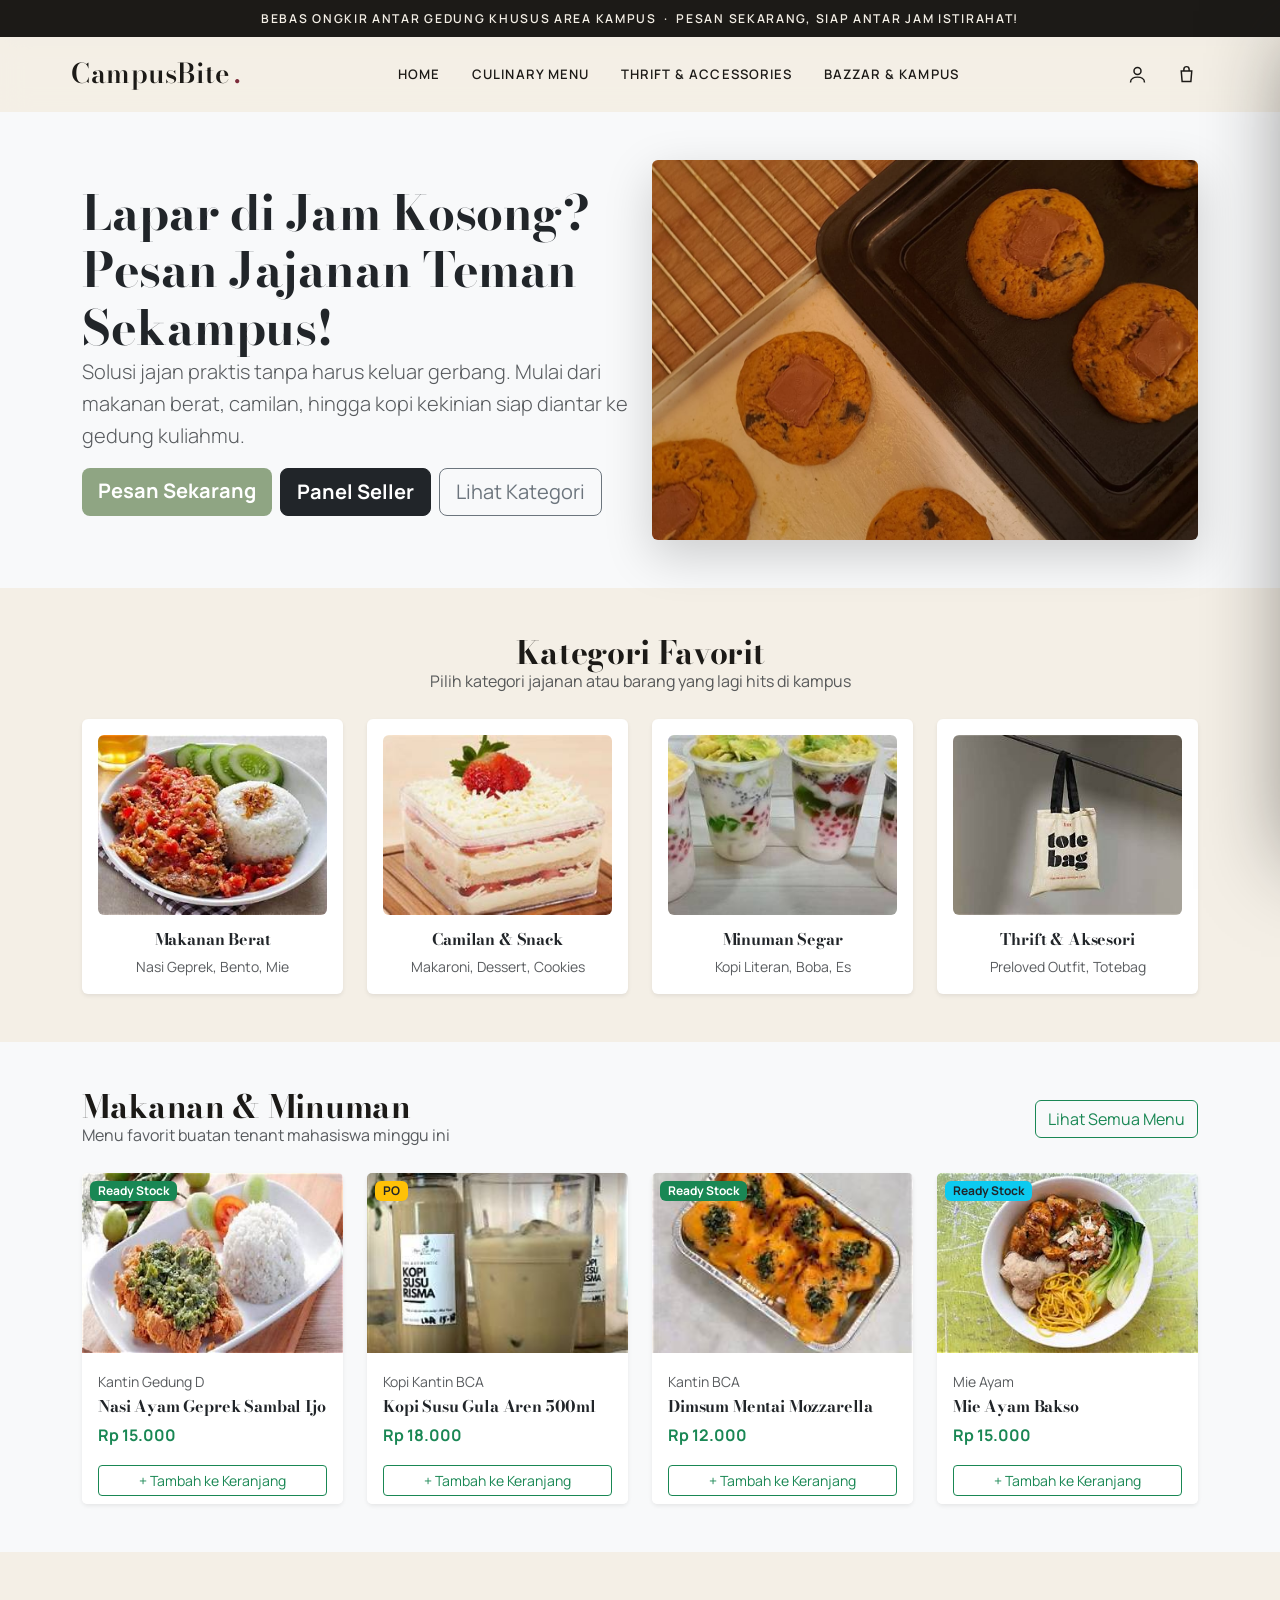
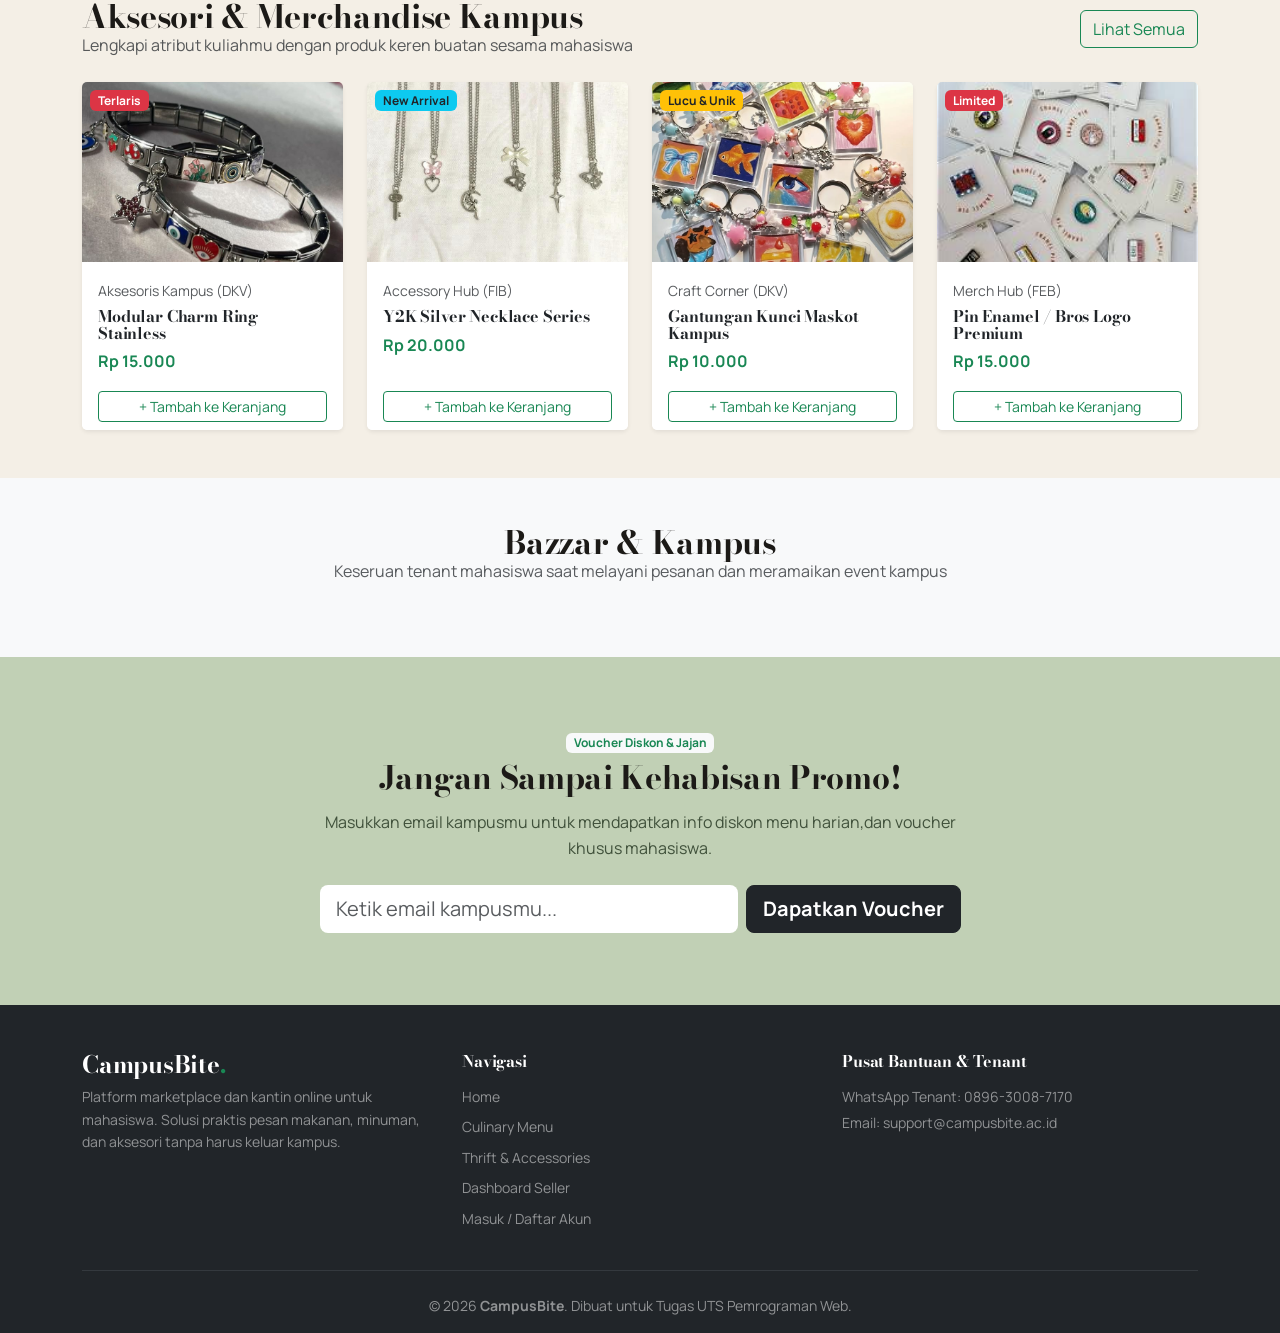
<file: index.html>
<!DOCTYPE html>
<html lang="id">
<head>
  <script>document.documentElement.classList.add("js")</script>
  <meta charset="UTF-8">
  <meta name="viewport" content="width=device-width, initial-scale=1.0">
  <title>CampusBite — Kantin &amp; Marketplace Mahasiswa</title>
  <meta name="description" content="CampusBite adalah marketplace khusus mahasiswa untuk membeli makanan, minuman, thrift, dan aksesori kampus.">
  <link rel="preconnect" href="https://fonts.googleapis.com">
  <link rel="preconnect" href="https://fonts.gstatic.com" crossorigin>
  <link href="https://fonts.googleapis.com/css2?family=Bodoni+Moda:ital,opsz,wght@0,6..96,400..700;1,6..96,400..600&family=Manrope:wght@400;500;600;700;800&display=swap" rel="stylesheet">
  <link rel="stylesheet" href="css/vendor/bootstrap.min.css">
  <link rel="stylesheet" href="css/style.css">
</head>
<body>
<a href="#main" class="skip-link">Skip to content</a>

<!-- ===== Announcement ===== -->
<div class="announce">
    Bebas ongkir antar gedung khusus area kampus &nbsp;·&nbsp; Pesan sekarang, siap antar jam istirahat!
</div>

<!-- ===== Header / Menu Bar ===== -->
<header class="site-header" id="siteHeader">
    <div class="container-x">
        <div class="nav-inner">
            <a href="index.html" class="brand">CampusBite<span class="dot">.</span></a>

            <nav aria-label="Primary">
                <ul class="nav-links">
                    <li><a href="index.html">Home</a></li>
                    <li><a href="kuliner.html">Culinary Menu</a></li>
                    <li><a href="accessories.html">Thrift & Accessories</a></li>
                    <li><a href="index.html#lookbook">Bazzar & Kampus</a></li>
                </ul>
            </nav>

            <div class="nav-actions d-flex align-items-center gap-2">
                <!-- ===== DROPDOWN INFO AKUN & DASHBOARD ===== -->
                <div class="dropdown">
                  <button class="icon-btn border-0 bg-transparent" id="accountDropdown" data-bs-toggle="dropdown" aria-expanded="false" title="Info Akun & Dashboard">
                    <svg viewBox="0 0 24 24" fill="none" stroke="currentColor" stroke-width="1.7" width="24" height="24" aria-hidden="true">
                      <circle cx="12" cy="8" r="4"/>
                      <path d="M4 21c0-4 4-6 8-6s8 2 8 6"/>
                    </svg>
                  </button>
                  <ul class="dropdown-menu dropdown-menu-end shadow border-0 mt-2" aria-labelledby="accountDropdown" style="min-width: 220px;">
                    <li class="px-3 py-2 bg-light border-bottom">
                      <div class="fw-bold text-dark small">Info Akun Saya</div>
                      <div class="text-muted" style="font-size: 0.75rem;">Mahasiswa / Tenant</div>
                    </li>
                    <li>
                      <a class="dropdown-item py-2 fw-semibold text-dark" href="dashboard-seller.html">
                        Dashboard Seller / Penjual
                      </a>
                    </li>
                    <li>
                      <a class="dropdown-item py-2 fw-semibold text-danger" href="dashboard-admin.html">
                        Dashboard Admin Kampus
                      </a>
                    </li>
                    <li><hr class="dropdown-divider m-0"></li>
                    <li>
                      <a class="dropdown-item py-2 text-muted small" href="login.html">
                        Masuk / Ganti Akun
                      </a>
                    </li>
                  </ul>
                </div>

                <button class="icon-btn cart-pill" id="cartOpen" aria-label="Buka Keranjang">
                    <svg viewBox="0 0 24 24" fill="none" stroke="currentColor" stroke-width="1.7" aria-hidden="true"><path d="M6 8h12l-1 12H7L6 8Z"/><path d="M9 8V6a3 3 0 0 1 6 0v2"/></svg>
                    <span class="cart-count" id="cartCount" aria-hidden="true">0</span>
                </button>

                <button class="icon-btn nav-toggle" id="navToggle" aria-label="Buka menu" aria-expanded="false">
                    <svg viewBox="0 0 24 24" fill="none" stroke="currentColor" stroke-width="1.7" aria-hidden="true"><path d="M4 7h16M4 12h16M4 17h16"/></svg>
                </button>
            </div>
        </div>
    </div>

    <div class="search-panel" id="searchPanel" role="dialog" aria-label="Search products">
        <div class="container-x">
            <form class="search-form" role="search" onsubmit="return false;">
                <svg viewBox="0 0 24 24" width="26" fill="none" stroke="currentColor" stroke-width="1.5" aria-hidden="true"><circle cx="11" cy="11" r="7"/><path d="m20 20-3.5-3.5"/></svg>
                <input type="text" id="searchInput" placeholder="Cari ayam geprek, kopi, atau thrift..." class="search-input">
                <button type="button" class="icon-btn" id="searchClose" aria-label="Close search">
                    <svg viewBox="0 0 24 24" fill="none" stroke="currentColor" stroke-width="1.7" aria-hidden="true"><path d="M6 6l12 12M18 6 6 18"/></svg>
                </button>
            </form>
        </div>
    </div>
</header>

<!-- ===== Mobile Nav ===== -->
<div class="scrim" id="scrim"></div>
<aside class="mobile-nav" id="mobileNav" aria-label="Mobile menu">
    <div class="mobile-nav-head">
        <span class="brand">CampusBite<span class="dot">.</span></span>
        <button class="icon-btn" id="navClose" aria-label="Close menu">
            <svg viewBox="0 0 24 24" fill="none" stroke="currentColor" stroke-width="1.7" aria-hidden="true"><path d="M6 6l12 12M18 6 6 18"/></svg>
        </button>
    </div>
    <ul>
        <li><a href="index.html">Home</a></li>
        <li><a href="kuliner.html">Culinary Menu</a></li>
        <li><a href="accessories.html">Thrift & Accessories</a></li>
        <li><a href="#lookbook">Bazzar & Kampus</a></li>
        <li class="border-top pt-2 mt-2"><a href="dashboard-seller.html" class="text-success fw-bold">Dashboard Seller</a></li>
        <li><a href="dashboard-admin.html" class="text-danger fw-bold">Dashboard Admin</a></li>
        <li><a href="login.html">Masuk / Daftar Akun</a></li>
    </ul>
    <div class="mobile-nav-foot">
        <p>Antar cepat antar gedung kampus</p>
        <p>support@campusbite.ac.id</p>
    </div>
</aside>

<main id="main">
  <!-- ===== Hero Section ===== -->
  <section class="hero-section py-5 bg-light">
    <div class="container">
        <div class="row align-items-center">
            <div class="col-lg-6 mb-4 mb-lg-0">
                <h1 class="display-5 fw-bold text-dark">Lapar di Jam Kosong? Pesan Jajanan Teman Sekampus!</h1>
                <p class="lead text-muted">Solusi jajan praktis tanpa harus keluar gerbang. Mulai dari makanan berat, camilan, hingga kopi kekinian siap diantar ke gedung kuliahmu.</p>
                <div class="d-flex gap-2 flex-wrap">
                  <a href="kuliner.html" class="btn btn-lg fw-bold" style="background-color: #8FA583; color: #ffffff; border: none;">
                   Pesan Sekarang
                  </a>
                  <a href="dashboard-seller.html" class="btn btn-dark btn-lg fw-bold">Panel Seller</a>              
                  <a href="#kategori" class="btn btn-outline-secondary btn-lg">Lihat Kategori</a>
              </div>
            </div>
            <div class="col-lg-6">
                <div style="height: 380px; overflow: hidden;" class="rounded shadow-lg">
                    <img src="img/cookies_yena.png" alt="Kuliner Kampus" class="w-100 h-100" style="object-fit: cover;" onerror="this.src='https://via.placeholder.com/600x400?text=CampusBite+Hero'">
                </div>
            </div>
        </div>
    </div>
  </section>

  <!-- ===== Kategori Favorit ===== -->
  <section id="kategori" class="py-5">
    <div class="container">
        <div class="text-center mb-4">
            <h2 class="fw-bold">Kategori Favorit</h2>
            <p class="text-muted">Pilih kategori jajanan atau barang yang lagi hits di kampus</p>
        </div>
        <div class="row g-4 text-center">
            <div class="col-6 col-md-3">
                <div class="card border-0 shadow-sm p-3 h-100">
                    <img src="Makanan_Berat.png" class="card-img-top rounded mb-3" alt="Makanan Berat" onerror="this.src='https://via.placeholder.com/200x150?text=Makanan+Berat'">
                    <h5 class="card-title fs-6 fw-bold">Makanan Berat</h5>
                    <small class="text-muted">Nasi Geprek, Bento, Mie</small>
                </div>
            </div>
            <div class="col-6 col-md-3">
                <div class="card border-0 shadow-sm p-3 h-100">
                    <img src="Camilan&Snack.png" class="card-img-top rounded mb-3" alt="Camilan" onerror="this.src='https://via.placeholder.com/200x150?text=Camilan'">
                    <h5 class="card-title fs-6 fw-bold">Camilan & Snack</h5>
                    <small class="text-muted">Makaroni, Dessert, Cookies</small>
                </div>
            </div>
            <div class="col-6 col-md-3">
                <div class="card border-0 shadow-sm p-3 h-100">
                    <img src="Minuman.png" class="card-img-top rounded mb-3" alt="Minuman" onerror="this.src='https://via.placeholder.com/200x150?text=Minuman'">
                    <h5 class="card-title fs-6 fw-bold">Minuman Segar</h5>
                    <small class="text-muted">Kopi Literan, Boba, Es</small>
                </div>
            </div>
            <div class="col-6 col-md-3">
                <div class="card border-0 shadow-sm p-3 h-100">
                    <img src="Aksesoris.png" class="card-img-top rounded mb-3" alt="Thrift & Aksesori" onerror="this.src='https://via.placeholder.com/200x150?text=Aksesoris'">
                    <h5 class="card-title fs-6 fw-bold">Thrift & Aksesori</h5>
                    <small class="text-muted">Preloved Outfit, Totebag</small>
                </div>
            </div>
        </div>
    </div>
  </section>

  <!-- ===== Featured Makanan & Minuman Grid ===== -->
  <section class="py-5 bg-light">
    <div class="container">
        <div class="d-flex justify-content-between align-items-center mb-4">
            <div>
                <h2 class="fw-bold m-0">Makanan & Minuman</h2>
                <p class="text-muted m-0">Menu favorit buatan tenant mahasiswa minggu ini</p>
            </div>
            <a href="kuliner.html" class="btn btn-outline-success">Lihat Semua Menu</a>
        </div>

        <div class="row g-4" id="indexKulinerRow">
            <div class="col-md-3 col-6">
                <div class="card h-100 border-0 shadow-sm">
                    <span class="badge bg-success position-absolute m-2">Ready Stock</span>
                    <img src="nasi_ayam_geprek.png" class="card-img-top" alt="Nasi Ayam Geprek" onerror="this.src='https://via.placeholder.com/250x200?text=Ayam+Geprek'">
                    <div class="card-body">
                        <small class="text-muted">Kantin Gedung D</small>
                        <h5 class="card-title fs-6 fw-bold mt-1">Nasi Ayam Geprek Sambal Ijo</h5>
                        <p class="text-success fw-bold m-0">Rp 15.000</p>
                    </div>
                    <div class="card-footer bg-white border-0 pt-0">
                        <button class="btn btn-sm btn-outline-success w-100 js-add" data-id="ayam-geprek" data-name="Nasi Ayam Geprek Sambal Ijo" data-price="15000" data-img="nasi_ayam_geprek.png">+ Tambah ke Keranjang</button>
                    </div>
                </div>
            </div>
            <div class="col-md-3 col-6">
                <div class="card h-100 border-0 shadow-sm">
                    <span class="badge bg-warning text-dark position-absolute m-2">PO</span>
                    <img src="Kopi_Susu_Gula_Aren.png" class="card-img-top" alt="Kopi Susu Literan" onerror="this.src='https://via.placeholder.com/250x200?text=Kopi+Susu'">
                    <div class="card-body">
                        <small class="text-muted">Kopi Kantin BCA</small>
                        <h5 class="card-title fs-6 fw-bold mt-1">Kopi Susu Gula Aren 500ml</h5>
                        <p class="text-success fw-bold m-0">Rp 18.000</p>
                    </div>
                    <div class="card-footer bg-white border-0 pt-0">
                        <button class="btn btn-sm btn-outline-success w-100 js-add" data-id="kopi-aren" data-name="Kopi Susu Gula Aren 500ml" data-price="18000" data-img="Kopi_Susu_Gula_Aren.png">+ Tambah ke Keranjang</button>
                    </div>
                </div>
            </div>
            <div class="col-md-3 col-6">
                <div class="card h-100 border-0 shadow-sm">
                    <span class="badge bg-success position-absolute m-2">Ready Stock</span>
                    <img src="Dimsum_Mentai.png" class="card-img-top" alt="Dimsum Mentai" onerror="this.src='https://via.placeholder.com/250x200?text=Dimsum+Mentai'">
                    <div class="card-body">
                        <small class="text-muted">Kantin BCA</small>
                        <h5 class="card-title fs-6 fw-bold mt-1">Dimsum Mentai Mozzarella</h5>
                        <p class="text-success fw-bold m-0">Rp 12.000</p>
                    </div>
                    <div class="card-footer bg-white border-0 pt-0">
                        <button class="btn btn-sm btn-outline-success w-100 js-add" data-id="dimsum-mentai" data-name="Dimsum Mentai Mozzarella" data-price="12000" data-img="Dimsum_Mentai.png">+ Tambah ke Keranjang</button>
                    </div>
                </div>
            </div>
            <div class="col-md-3 col-6">
                <div class="card h-100 border-0 shadow-sm">
                    <span class="badge bg-info text-dark position-absolute m-2">Ready Stock</span>
                    <img src="Mie_Ayam.png" class="card-img-top" alt="Mie Ayam" onerror="this.src='https://via.placeholder.com/250x200?text=Mie+Ayam'">
                    <div class="card-body">
                        <small class="text-muted">Mie Ayam</small>
                        <h5 class="card-title fs-6 fw-bold mt-1">Mie Ayam Bakso</h5>
                        <p class="text-success fw-bold m-0">Rp 15.000</p>
                    </div>
                    <div class="card-footer bg-white border-0 pt-0">
                        <button class="btn btn-sm btn-outline-success w-100 js-add" data-id="mie-ayam" data-name="Mie Ayam Bakso" data-price="15000" data-img="Mie_Ayam.png">+ Tambah ke Keranjang</button>
                    </div>
                </div>
            </div>
        </div>
    </div>
  </section>

  <!-- ===== Aksesori & Merchandise Kampus ===== -->
  <section class="py-5">
    <div class="container">
        <div class="d-flex justify-content-between align-items-center mb-4">
            <div>
                <h2 class="fw-bold m-0">Aksesori & Merchandise Kampus</h2>
                <p class="text-muted m-0">Lengkapi atribut kuliahmu dengan produk keren buatan sesama mahasiswa</p>
            </div>
            <a href="accessories.html" class="btn btn-outline-success">Lihat Semua</a>
        </div>

        <div class="row g-4" id="indexAccRow">
            <div class="col-md-3 col-6">
                <div class="card h-100 border-0 shadow-sm">
                    <span class="badge bg-danger position-absolute m-2">Terlaris</span>
                    <img src="Modular_Charm_Ring.png" class="card-img-top" alt="Cincin Charm" onerror="this.src='https://via.placeholder.com/250x200?text=Cincin+Charm'">
                    <div class="card-body">
                        <small class="text-muted">Aksesoris Kampus (DKV)</small>
                        <h5 class="card-title fs-6 fw-bold mt-1">Modular Charm Ring Stainless</h5>
                        <p class="text-success fw-bold m-0">Rp 15.000</p>
                    </div>
                    <div class="card-footer bg-white border-0 pt-0">
                        <button class="btn btn-sm btn-outline-success w-100 js-add" data-id="charm-ring" data-name="Modular Charm Ring Stainless" data-price="15000" data-img="Modular_Charm_Ring.png">+ Tambah ke Keranjang</button>
                    </div>
                </div>
            </div>
            <div class="col-md-3 col-6">
                <div class="card h-100 border-0 shadow-sm">
                    <span class="badge bg-info text-dark position-absolute m-2">New Arrival</span>
                    <img src="Kalung_rantai_silver.png" class="card-img-top" alt="Kalung Estetik" onerror="this.src='https://via.placeholder.com/250x200?text=Kalung+Y2K'">
                    <div class="card-body">
                        <small class="text-muted">Accessory Hub (FIB)</small>
                        <h5 class="card-title fs-6 fw-bold mt-1">Y2K Silver Necklace Series</h5>
                        <p class="text-success fw-bold m-0">Rp 20.000</p>
                    </div>
                    <div class="card-footer bg-white border-0 pt-0">
                        <button class="btn btn-sm btn-outline-success w-100 js-add" data-id="y2k-necklace" data-name="Y2K Silver Necklace Series" data-price="20000" data-img="Kalung_rantai_silver.png">+ Tambah ke Keranjang</button>
                    </div>
                </div>
            </div>
            <div class="col-md-3 col-6">
                <div class="card h-100 border-0 shadow-sm">
                    <span class="badge bg-warning text-dark position-absolute m-2">Lucu & Unik</span>
                    <img src="Gantungan_Kunci_Akrilik.png" class="card-img-top" alt="Gantungan Kunci" onerror="this.src='https://via.placeholder.com/250x200?text=Gantungan+Kunci'">
                    <div class="card-body">
                        <small class="text-muted">Craft Corner (DKV)</small>
                        <h5 class="card-title fs-6 fw-bold mt-1">Gantungan Kunci Maskot Kampus</h5>
                        <p class="text-success fw-bold m-0">Rp 10.000</p>
                    </div>
                    <div class="card-footer bg-white border-0 pt-0">
                        <button class="btn btn-sm btn-outline-success w-100 js-add" data-id="ganci-akrilik" data-name="Gantungan Kunci Maskot Kampus" data-price="10000" data-img="Gantungan_Kunci_Akrilik.png">+ Tambah ke Keranjang</button>
                    </div>
                </div>
            </div>
            <div class="col-md-3 col-6">
                <div class="card h-100 border-0 shadow-sm">
                    <span class="badge bg-danger position-absolute m-2">Limited</span>
                    <img src="piinpanel_broslogo.png" class="card-img-top" alt="Pin Enamel" onerror="this.src='https://via.placeholder.com/250x200?text=Pin+Enamel'">
                    <div class="card-body">
                        <small class="text-muted">Merch Hub (FEB)</small>
                        <h5 class="card-title fs-6 fw-bold mt-1">Pin Enamel / Bros Logo Premium</h5>
                        <p class="text-success fw-bold m-0">Rp 15.000</p>
                    </div>
                    <div class="card-footer bg-white border-0 pt-0">
                        <button class="btn btn-sm btn-outline-success w-100 js-add" data-id="pin-enamel" data-name="Pin Enamel / Bros Logo Premium" data-price="15000" data-img="piinpanel_broslogo.png">+ Tambah ke Keranjang</button>
                    </div>
                </div>
            </div>
        </div>
    </div>
  </section>

  <!-- ===== Lookbook / Galeri Bazar ===== -->
  <section class="py-5 bg-light" id="lookbook">
    <div class="container">
        <div class="text-center mb-5">
            <h2 class="fw-bold">Bazzar & Kampus</h2>
            <p class="text-muted">Keseruan tenant mahasiswa saat melayani pesanan dan meramaikan event kampus</p>
        </div>

        <div class="row g-4"></div>
    </div>
  </section>

  <!-- ===== Promo & Newsletter ===== -->
  <section class="py-5 text-white" id="promo" style="background-color: #C1D0B5;">
    <div class="container text-center py-4">
        <div class="row justify-content-center">
            <div class="col-lg-7">
                <span class="badge bg-light text-success mb-2">Voucher Diskon & Jajan</span>
                <h2 class="fw-bold mb-3">Jangan Sampai Kehabisan Promo!</h2>
                <p class="mb-4" style="color: #40513B;">
                    Masukkan email kampusmu untuk mendapatkan info diskon menu harian,dan voucher khusus mahasiswa.
                </p>
                <form class="d-flex gap-2 justify-content-center flex-column flex-sm-row" onsubmit="event.preventDefault(); alert('Terdaftar! Voucher diskon telah dikirim ke email.');">
                    <input type="email" class="form-control form-control-lg border-0" placeholder="Ketik email kampusmu..." required>
                    <button type="submit" class="btn btn-dark btn-lg fw-bold text-nowrap">Dapatkan Voucher</button>
                </form>
            </div>
        </div>
    </div>
  </section>
</main>

<!-- ===== FOOTER ===== -->
<footer class="bg-dark text-white pt-5 pb-3">
    <div class="container">
        <div class="row g-4 mb-4">
            <div class="col-md-4">
                <h3 class="fw-bold fs-4 text-white">CampusBite<span class="text-success">.</span></h3>
                <p class="text-white-50 small mt-2">
                    Platform marketplace dan kantin online untuk mahasiswa. Solusi praktis pesan makanan, minuman, dan aksesori tanpa harus keluar kampus.
                </p>
            </div>
            <div class="col-md-4">
                <h5 class="fw-bold fs-6 text-white mb-3">Navigasi</h5>
                <ul class="list-unstyled text-white-50 small">
                    <li class="mb-2"><a href="index.html" class="text-white-50 text-decoration-none">Home</a></li>
                    <li class="mb-2"><a href="kuliner.html" class="text-white-50 text-decoration-none">Culinary Menu</a></li>
                    <li class="mb-2"><a href="accessories.html" class="text-white-50 text-decoration-none">Thrift & Accessories</a></li>
                    <li class="mb-2"><a href="dashboard-seller.html" class="text-white-50 text-decoration-none">Dashboard Seller</a></li>
                    <li class="mb-2"><a href="login.html" class="text-white-50 text-decoration-none">Masuk / Daftar Akun</a></li>
                </ul>
            </div>
            <div class="col-md-4">
                <h5 class="fw-bold fs-6 text-white mb-3">Pusat Bantuan & Tenant</h5>
                <p class="text-white-50 small mb-1">WhatsApp Tenant: 0896-3008-7170</p>
                <p class="text-white-50 small">Email: support@campusbite.ac.id</p>
            </div>
        </div>
        <hr class="border-secondary">
        <div class="text-center text-white-50 small pt-2">
            <p class="mb-0">&copy; 2026 <strong>CampusBite</strong>. Dibuat untuk Tugas UTS Pemrograman Web.</p>
        </div>
    </div>
</footer>

<!-- ===== CART DRAWER ===== -->
<div class="scrim" id="cartScrim"></div>
<aside class="cart-drawer" id="cartDrawer" aria-label="Keranjang Belanja">
    <div class="cart-head d-flex justify-content-between align-items-center p-3 border-bottom">
        <h2 class="fs-5 fw-bold m-0">Keranjang Jajanan <span class="qty-note text-muted" id="cartQtyNote">0 item</span></h2>
        <button class="icon-btn" id="cartClose" aria-label="Tutup Keranjang">✕</button>
    </div>

    <div class="cart-free p-2 bg-light text-center small border-bottom">
        <span id="cartFreeMsg">Bebas ongkir antar gedung khusus area kampus!</span>
        <div class="cart-progress" style="height: 4px; background: #e6dccb; margin-top: 4px;"><span id="cartProgress" style="display: block; height: 100%; background: #7c2b3b; width: 100%;"></span></div>
    </div>

    <div class="cart-items p-3" id="cartItems" style="flex: 1; overflow-y: auto;">
        <div class="cart-empty text-center py-5 text-muted" id="cartEmpty">
            <p>Keranjang jajanmu masih kosong.<br>Yuk pilih menu favoritmu sekarang!</p>
            <button class="btn btn-sm btn-outline-dark" id="cartEmptyShop">Mulai Pilih Jajanan</button>
        </div>
    </div>

    <div class="cart-foot p-3 border-top bg-light" id="cartFoot" hidden>
        <div class="d-flex justify-content-between mb-3 align-items-baseline">
            <span class="fw-bold text-muted small text-uppercase">Subtotal</span>
            <span class="fw-bold text-success fs-5" id="cartSubtotal">Rp 0</span>
        </div>
        <p class="text-muted small mb-3">Pengiriman diantar langsung ke depan kelasmu.</p>
        <button class="btn btn-success w-100 fw-bold mb-2">Lanjut ke Pembayaran</button>
        <div class="text-center"><button id="cartContinue" class="btn btn-link btn-sm text-dark text-decoration-underline">Tambah Jajanan Lain</button></div>
    </div>
</aside>

<!-- Toast Notification -->
<div class="toast" id="toast" role="status" aria-live="polite">
    <svg viewBox="0 0 24 24" fill="none" stroke="currentColor" stroke-width="2" aria-hidden="true"><path d="M20 6 9 17l-5-5"/></svg>
    <span id="toastMsg">Berhasil masuk ke keranjang jajan!</span>
</div>

<script src="js/vendor/bootstrap.bundle.min.js"></script>
<script src="js/main.js"></script>

<script>
  // Helper penyesuaian jalur gambar dinamis
  function fixDynamicImagePath(imgName, defaultTitle) {
    const fallback = `https://via.placeholder.com/250x200?text=${encodeURIComponent(defaultTitle)}`;
    if (!imgName) return fallback;
    if (imgName.startsWith('http://') || imgName.startsWith('https://')) return imgName;
    if (imgName.startsWith('img/')) return imgName;
    return 'img/' + imgName;
  }

  // 1. Render Ulang Seluruh Produk Tambahan dari localStorage
  function refreshProductList() {
    document.querySelectorAll('.user-card-item').forEach(el => el.remove());

    const saved = JSON.parse(localStorage.getItem('user_products')) || [];

    saved.forEach((prod, index) => {
      const targetRow = (prod.kategori === 'aksesoris') 
        ? document.getElementById('indexAccRow') 
        : document.getElementById('indexKulinerRow');

      if (!targetRow) return;

      const hargaFormatted = parseInt(prod.harga || 0).toLocaleString('id-ID');
      const fallbackImg = `https://via.placeholder.com/250x200?text=${encodeURIComponent(prod.nama)}`;
      const imgSrc = fixDynamicImagePath(prod.gambar, prod.nama);

      const col = document.createElement('div');
      col.className = 'col-md-3 col-6 user-card-item';
      col.innerHTML = `
        <div class="card h-100 border-0 shadow-sm position-relative">
          <span class="badge bg-primary position-absolute m-2">Jualan Saya</span>
          
          <div class="position-absolute top-0 end-0 m-2 d-flex gap-1 z-3">
            <button class="btn btn-sm btn-danger shadow-sm px-2 py-0" onclick="deleteProduct(${index})" title="Hapus Produk">🗑️</button>
          </div>

          <img src="${imgSrc}" class="card-img-top" alt="${prod.nama}" onerror="this.src='${fallbackImg}'">
          <div class="card-body">
            <small class="text-muted">Tenant Mahasiswa</small>
            <h5 class="card-title fs-6 fw-bold mt-1">${prod.nama}</h5>
            <p class="text-success fw-bold m-0">Rp ${hargaFormatted}</p>
          </div>
          <div class="card-footer bg-white border-0 pt-0">
            <button class="btn btn-sm btn-outline-success w-100 js-add" 
                    data-id="user-${index}" 
                    data-name="${prod.nama}" 
                    data-price="${prod.harga}" 
                    data-img="${imgSrc}">
              + Tambah ke Keranjang
            </button>
          </div>
        </div>
      `;
      targetRow.prepend(col);
    });
  }

  // 2. Render Event Buatan Admin di Section Lookbook / Bazar (Dilengkapi Status & Link Detail)
  function refreshAdminEvents() {
    document.querySelectorAll('.admin-event-card').forEach(el => el.remove());

    const lookbookRow = document.querySelector('#lookbook .row');
    if (!lookbookRow) return;

    const events = JSON.parse(localStorage.getItem('campus_events')) || [];

    events.forEach((ev, index) => {
      const fallbackImg = `https://via.placeholder.com/400x300?text=${encodeURIComponent(ev.title || ev.judul)}`;
      const imgSrc = fixDynamicImagePath(ev.gambar || ev.img, ev.title || ev.judul);

      const judulEv = ev.title || ev.judul || 'Event Kampus';
      const lokEv = ev.location || 'Area Kampus';
      const dayEv = ev.day || 'Segera';
      const statusEv = ev.status || 'Sedang Berlangsung';

      // Warna badge status dinamis
      let badgeBg = 'bg-success';
      if (statusEv === 'Akan Berjalan') badgeBg = 'bg-warning text-dark';
      if (statusEv === 'Telah Berakhir') badgeBg = 'bg-danger';

      const col = document.createElement('div');
      col.className = 'col-md-4 col-12 admin-event-card';
      col.innerHTML = `
        <div class="card border-0 shadow-sm overflow-hidden h-100 position-relative">
          <span class="badge ${badgeBg} position-absolute m-2 z-2">${statusEv}</span>
          <img src="${imgSrc}" class="card-img-top" alt="${judulEv}" onerror="this.src='${fallbackImg}'" style="height: 250px; object-fit: cover;">
          <div class="card-body text-center">
            <!-- Judul Event diklik menuju halaman detail-event.html -->
            <h5 class="card-title fw-bold mb-2">
              <a href="detail-event.html?id=${index}" class="text-dark text-decoration-none stretched-link">${judulEv}</a>
            </h5>
            <p class="card-text text-muted small mb-0">Tempat: ${lokEv} | Hari: ${dayEv}</p>
          </div>
        </div>
      `;
      lookbookRow.prepend(col);
    });
  }

  // Hapus Produk
  function deleteProduct(index) {
    if (confirm('Apakah Anda yakin ingin menghapus produk jualan ini?')) {
      const saved = JSON.parse(localStorage.getItem('user_products')) || [];
      saved.splice(index, 1);
      localStorage.setItem('user_products', JSON.stringify(saved));
      refreshProductList();
    }
  }

  // Inisialisasi saat Halaman Dimuat
  document.addEventListener('DOMContentLoaded', function() {
    refreshProductList();
    refreshAdminEvents();
  });
</script>
</body>
</html>
</file>
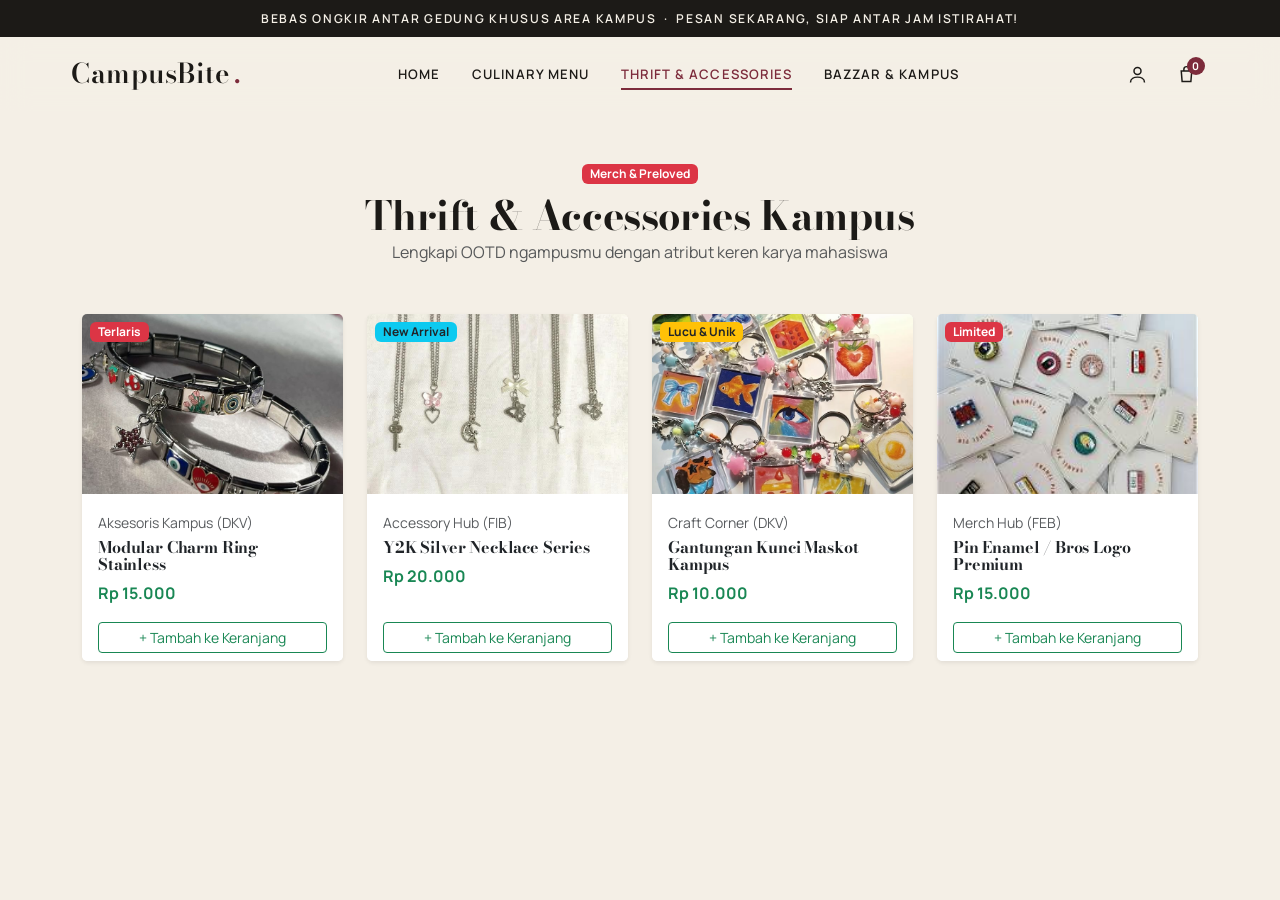
<file: accessories.html>
<!DOCTYPE html>
<html lang="id">
<head>
  <script>document.documentElement.classList.add("js")</script>
  <meta charset="UTF-8">
  <meta name="viewport" content="width=device-width, initial-scale=1.0">
  <title>Thrift & Accessories — CampusBite</title>
  <meta name="description" content="Koleksi thrift, preloved outfit, dan aksesoris buatan mahasiswa di CampusBite.">
  <link rel="preconnect" href="https://fonts.googleapis.com">
  <link rel="preconnect" href="https://fonts.gstatic.com" crossorigin>
  <link href="https://fonts.googleapis.com/css2?family=Bodoni+Moda:ital,opsz,wght@0,6..96,400..700;1,6..96,400..600&family=Manrope:wght@400;500;600;700;800&display=swap" rel="stylesheet">
  <link rel="stylesheet" href="css/vendor/bootstrap.min.css">
  <link rel="stylesheet" href="css/style.css">
</head>
<body>

<!-- ===== Announcement ===== -->
<div class="announce">
    Bebas ongkir antar gedung khusus area kampus &nbsp;·&nbsp; Pesan sekarang, siap antar jam istirahat!
</div>

<!-- ===== Header ===== -->
<header class="site-header" id="siteHeader">
    <div class="container-x">
        <div class="nav-inner">
            <a href="index.html" class="brand">CampusBite<span class="dot">.</span></a>
            <nav aria-label="Primary">
                <ul class="nav-links">
                    <li><a href="index.html">Home</a></li>
                    <li><a href="kuliner.html">Culinary Menu</a></li>
                    <li><a href="accessories.html" aria-current="page">Thrift & Accessories</a></li>
                    <li><a href="index.html#lookbook">Bazzar & Kampus</a></li>
                </ul>
            </nav>
            <div class="nav-actions d-flex align-items-center gap-2">
            
                <!-- ===== DROPDOWN INFO AKUN & DASHBOARD ===== -->
                <div class="dropdown">
                  <button class="icon-btn border-0 bg-transparent" id="accountDropdown" data-bs-toggle="dropdown" aria-expanded="false" title="Info Akun & Panel">
                    <svg viewBox="0 0 24 24" fill="none" stroke="currentColor" stroke-width="1.7" width="24" height="24" aria-hidden="true">
                      <circle cx="12" cy="8" r="4"/>
                      <path d="M4 21c0-4 4-6 8-6s8 2 8 6"/>
                    </svg>
                  </button>
                  <ul class="dropdown-menu dropdown-menu-end shadow border-0 mt-2" aria-labelledby="accountDropdown" style="min-width: 220px;">
                    <li class="px-3 py-2 bg-light border-bottom">
                      <div class="fw-bold text-dark small">Info Akun Saya</div>
                      <div class="text-muted" style="font-size: 0.75rem;">Mahasiswa / Tenant</div>
                    </li>
                    <li>
                      <a class="dropdown-item py-2 fw-semibold text-dark" href="dashboard-seller.html">
                        Dashboard Seller / Penjual
                      </a>
                    </li>
                    <li>
                      <a class="dropdown-item py-2 fw-semibold text-danger" href="dashboard-admin.html">
                        Dashboard Admin Kampus
                      </a>
                    </li>
                    <li><hr class="dropdown-divider m-0"></li>
                    <li>
                      <a class="dropdown-item py-2 text-muted small" href="login.html">
                        Masuk / Ganti Akun
                      </a>
                    </li>
                  </ul>
                </div>

                <button class="icon-btn cart-pill" id="cartOpen"><svg viewBox="0 0 24 24" fill="none" stroke="currentColor" stroke-width="1.7"><path d="M6 8h12l-1 12H7L6 8Z"/><path d="M9 8V6a3 3 0 0 1 6 0v2"/></svg><span class="cart-count" id="cartCount">0</span></button>
            </div>
        </div>
    </div>
</header>

<main class="container py-5">
    <div class="text-center mb-5">
        <span class="badge bg-danger mb-2">Merch & Preloved</span>
        <h1 class="fw-bold display-6">Thrift & Accessories Kampus</h1>
        <p class="text-muted">Lengkapi OOTD ngampusmu dengan atribut keren karya mahasiswa</p>
    </div>

    <!-- Container Grid Produk Aksesoris -->
    <div class="row g-4" id="accessoriesGrid">
        <!-- Produk Aksesoris Bawaan 1 -->
        <div class="col-md-3 col-6">
            <div class="card h-100 border-0 shadow-sm">
                <span class="badge bg-danger position-absolute m-2">Terlaris</span>
                <img src="Modular_Charm_Ring.png" class="card-img-top" alt="Cincin Charm" onerror="this.src='https://via.placeholder.com/250x200?text=Modular+Charm+Ring'">
                <div class="card-body">
                    <small class="text-muted">Aksesoris Kampus (DKV)</small>
                    <h5 class="card-title fs-6 fw-bold mt-1">Modular Charm Ring Stainless</h5>
                    <p class="text-success fw-bold m-0">Rp 15.000</p>
                </div>
                <div class="card-footer bg-white border-0 pt-0">
                    <button class="btn btn-sm btn-outline-success w-100 js-add" data-id="charm-ring" data-name="Modular Charm Ring Stainless" data-price="15000" data-img="Modular_Charm_Ring.png">+ Tambah ke Keranjang</button>
                </div>
            </div>
        </div>
        <!-- Produk Aksesoris Bawaan 2 -->
        <div class="col-md-3 col-6">
            <div class="card h-100 border-0 shadow-sm">
                <span class="badge bg-info text-dark position-absolute m-2">New Arrival</span>
                <img src="Kalung_rantai_silver.png" class="card-img-top" alt="Kalung Estetik" onerror="this.src='https://via.placeholder.com/250x200?text=Y2K+Silver+Necklace'">
                <div class="card-body">
                    <small class="text-muted">Accessory Hub (FIB)</small>
                    <h5 class="card-title fs-6 fw-bold mt-1">Y2K Silver Necklace Series</h5>
                    <p class="text-success fw-bold m-0">Rp 20.000</p>
                </div>
                <div class="card-footer bg-white border-0 pt-0">
                    <button class="btn btn-sm btn-outline-success w-100 js-add" data-id="y2k-necklace" data-name="Y2K Silver Necklace Series" data-price="20000" data-img="Kalung_rantai_silver.png">+ Tambah ke Keranjang</button>
                </div>
            </div>
        </div>
        <!-- Produk Aksesoris Bawaan 3 -->
        <div class="col-md-3 col-6">
            <div class="card h-100 border-0 shadow-sm">
                <span class="badge bg-warning text-dark position-absolute m-2">Lucu & Unik</span>
                <img src="Gantungan_Kunci_Akrilik.png" class="card-img-top" alt="Gantungan Kunci" onerror="this.src='https://via.placeholder.com/250x200?text=Gantungan+Kunci'">
                <div class="card-body">
                    <small class="text-muted">Craft Corner (DKV)</small>
                    <h5 class="card-title fs-6 fw-bold mt-1">Gantungan Kunci Maskot Kampus</h5>
                    <p class="text-success fw-bold m-0">Rp 10.000</p>
                </div>
                <div class="card-footer bg-white border-0 pt-0">
                    <button class="btn btn-sm btn-outline-success w-100 js-add" data-id="ganci-akrilik" data-name="Gantungan Kunci Maskot Kampus" data-price="10000" data-img="Gantungan_Kunci_Akrilik.png">+ Tambah ke Keranjang</button>
                </div>
            </div>
        </div>
        <!-- Produk Aksesoris Bawaan 4 -->
        <div class="col-md-3 col-6">
            <div class="card h-100 border-0 shadow-sm">
                <span class="badge bg-danger position-absolute m-2">Limited</span>
                <img src="piinpanel_broslogo.png" class="card-img-top" alt="Pin Enamel" onerror="this.src='https://via.placeholder.com/250x200?text=Pin+Enamel'">
                <div class="card-body">
                    <small class="text-muted">Merch Hub (FEB)</small>
                    <h5 class="card-title fs-6 fw-bold mt-1">Pin Enamel / Bros Logo Premium</h5>
                    <p class="text-success fw-bold m-0">Rp 15.000</p>
                </div>
                <div class="card-footer bg-white border-0 pt-0">
                    <button class="btn btn-sm btn-outline-success w-100 js-add" data-id="pin-enamel" data-name="Pin Enamel / Bros Logo Premium" data-price="15000" data-img="piinpanel_broslogo.png">+ Tambah ke Keranjang</button>
                </div>
            </div>
        </div>
    </div>
</main>

<!-- ===== MODAL TAMBAH PRODUK ===== -->
<div class="modal fade" id="modalJualBarang" tabindex="-1" aria-hidden="true">
  <div class="modal-dialog">
    <div class="modal-content">
      <div class="modal-header bg-success text-white">
        <h5 class="modal-title fs-6 fw-bold">Mulai Jual Barang / Jajanan di CampusBite</h5>
        <button type="button" class="btn-close btn-close-white" data-bs-dismiss="modal" aria-label="Close"></button>
      </div>
      <div class="modal-body">
        <form id="userAddProductForm">
          <div class="mb-2">
            <label class="small fw-bold">Nama Makanan / Produk</label>
            <input type="text" id="uProdName" class="form-control form-control-sm" placeholder="Cth: Gelang Manik Custom" required>
          </div>
          <div class="mb-2">
            <label class="small fw-bold">Kategori</label>
            <select id="uProdCat" class="form-select form-select-sm">
              <option value="makanan">Makanan Berat</option>
              <option value="camilan">Camilan & Snack</option>
              <option value="minuman">Minuman Segar</option>
              <option value="aksesoris" selected>Thrift & Aksesori</option>
            </select>
          </div>
          <div class="mb-2">
            <label class="small fw-bold">Harga (Rp)</label>
            <input type="number" id="uProdPrice" class="form-control form-control-sm" placeholder="10000" required>
          </div>
          <div class="mb-3">
            <label class="small fw-bold">Nama File Gambar (Pastikan ada di folder img/)</label>
            <input type="text" id="uProdImg" class="form-control form-control-sm" placeholder="cth: Modular_Charm_Ring.png">
          </div>
          <button type="submit" class="btn btn-success w-100 fw-bold btn-sm">Terbitkan Produk Jualanmu</button>
        </form>
      </div>
    </div>
  </div>
</div>

<!-- ===== MODAL EDIT PRODUK ===== -->
<div class="modal fade" id="modalEditBarang" tabindex="-1" aria-hidden="true">
  <div class="modal-dialog">
    <div class="modal-content">
      <div class="modal-header bg-primary text-white">
        <h5 class="modal-title fs-6 fw-bold">Edit Produk Jualan</h5>
        <button type="button" class="btn-close btn-close-white" data-bs-dismiss="modal" aria-label="Close"></button>
      </div>
      <div class="modal-body">
        <form id="userEditProductForm">
          <input type="hidden" id="editIndex">
          <div class="mb-2">
            <label class="small fw-bold">Nama Makanan / Produk</label>
            <input type="text" id="editProdName" class="form-control form-control-sm" required>
          </div>
          <div class="mb-2">
            <label class="small fw-bold">Kategori</label>
            <select id="editProdCat" class="form-select form-select-sm">
              <option value="makanan">Makanan Berat</option>
              <option value="camilan">Camilan & Snack</option>
              <option value="minuman">Minuman Segar</option>
              <option value="aksesoris">Thrift & Aksesori</option>
            </select>
          </div>
          <div class="mb-2">
            <label class="small fw-bold">Harga (Rp)</label>
            <input type="number" id="editProdPrice" class="form-control form-control-sm" required>
          </div>
          <div class="mb-3">
            <label class="small fw-bold">Nama File Gambar (Pastikan di folder img/)</label>
            <input type="text" id="editProdImg" class="form-control form-control-sm">
          </div>
          <button type="submit" class="btn btn-primary w-100 fw-bold btn-sm">Simpan Perubahan</button>
        </form>
      </div>
    </div>
  </div>
</div>

<script src="js/vendor/bootstrap.bundle.min.js"></script>
<script src="js/main.js"></script>

<script>
  // Render ulang list produk jualan aksesoris di accessories.html
  function refreshUserAcc() {
    document.querySelectorAll('.user-acc-item').forEach(el => el.remove());

    const grid = document.getElementById('accessoriesGrid');
    if (!grid) return;

    const saved = JSON.parse(localStorage.getItem('user_products')) || [];

    saved.forEach((prod, index) => {
      // Hanya tampilkan khusus kategori aksesoris
      if (prod.kategori !== 'aksesoris') return;

      const hargaFormatted = parseInt(prod.harga || 0).toLocaleString('id-ID');
      const fallbackImg = `https://via.placeholder.com/250x200?text=${encodeURIComponent(prod.nama)}`;
      const imgSrc = prod.gambar ? prod.gambar : fallbackImg;

      const col = document.createElement('div');
      col.className = 'col-md-3 col-6 user-acc-item';
      col.innerHTML = `
        <div class="card h-100 border-0 shadow-sm position-relative">
          <span class="badge bg-primary position-absolute m-2">Produk Saya</span>
          
          <!-- Tombol Edit & Hapus -->
          <div class="position-absolute top-0 end-0 m-2 d-flex gap-1 z-3">
            <button class="btn btn-sm btn-light border shadow-sm px-2 py-0" onclick="openEditModal(${index})" title="Edit Produk">✏️</button>
            <button class="btn btn-sm btn-danger shadow-sm px-2 py-0" onclick="deleteProduct(${index})" title="Hapus Produk">🗑️</button>
          </div>

          <img src="${imgSrc}" class="card-img-top" alt="${prod.nama}" onerror="this.src='${fallbackImg}'">
          <div class="card-body">
            <small class="text-muted">Merch Mahasiswa</small>
            <h5 class="card-title fs-6 fw-bold mt-1">${prod.nama}</h5>
            <p class="text-success fw-bold m-0">Rp ${hargaFormatted}</p>
          </div>
          <div class="card-footer bg-white border-0 pt-0">
            <button class="btn btn-sm btn-outline-success w-100 js-add" 
                    data-id="acc-${index}" 
                    data-name="${prod.nama}" 
                    data-price="${prod.harga}" 
                    data-img="${imgSrc}">
              + Tambah ke Keranjang
            </button>
          </div>
        </div>
      `;
      grid.prepend(col);
    });
  }

  // Buka Modal Edit
  function openEditModal(index) {
    const saved = JSON.parse(localStorage.getItem('user_products')) || [];
    const item = saved[index];
    if (!item) return;

    document.getElementById('editIndex').value = index;
    document.getElementById('editProdName').value = item.nama;
    document.getElementById('editProdCat').value = item.kategori;
    document.getElementById('editProdPrice').value = item.harga;
    document.getElementById('editProdImg').value = item.gambar || '';

    const modalEl = document.getElementById('modalEditBarang');
    const modal = new bootstrap.Modal(modalEl);
    modal.show();
  }

  // Hapus Produk
  function deleteProduct(index) {
    if (confirm('Apakah Anda yakin ingin menghapus barang jualan ini?')) {
      const saved = JSON.parse(localStorage.getItem('user_products')) || [];
      saved.splice(index, 1);
      localStorage.setItem('user_products', JSON.stringify(saved));
      refreshUserAcc();
    }
  }

  // Initial Load
  document.addEventListener('DOMContentLoaded', refreshUserAcc);

  // Submit Form Tambah Produk
  document.getElementById('userAddProductForm').addEventListener('submit', function(e) {
    e.preventDefault();
    const name = document.getElementById('uProdName').value;
    const cat = document.getElementById('uProdCat').value;
    const price = document.getElementById('uProdPrice').value;
    const img = document.getElementById('uProdImg').value;

    const saved = JSON.parse(localStorage.getItem('user_products')) || [];
    saved.push({ nama: name, kategori: cat, harga: price, gambar: img });
    localStorage.setItem('user_products', JSON.stringify(saved));

    refreshUserAcc();

    alert('Hore! Produk "' + name + '" berhasil dipublikasikan!');
    const modalEl = document.getElementById('modalJualBarang');
    const modal = bootstrap.Modal.getInstance(modalEl);
    if (modal) modal.hide();
    this.reset();
  });

  // Submit Form Edit Produk
  document.getElementById('userEditProductForm').addEventListener('submit', function(e) {
    e.preventDefault();
    const index = document.getElementById('editIndex').value;
    const name = document.getElementById('editProdName').value;
    const cat = document.getElementById('editProdCat').value;
    const price = document.getElementById('editProdPrice').value;
    const img = document.getElementById('editProdImg').value;

    const saved = JSON.parse(localStorage.getItem('user_products')) || [];
    saved[index] = { nama: name, kategori: cat, harga: price, gambar: img };
    localStorage.setItem('user_products', JSON.stringify(saved));

    refreshUserAcc();

    alert('Produk "' + name + '" berhasil diperbarui!');
    const modalEl = document.getElementById('modalEditBarang');
    const modal = bootstrap.Modal.getInstance(modalEl);
    if (modal) modal.hide();
  });
</script>
</body>
</html>
</file>
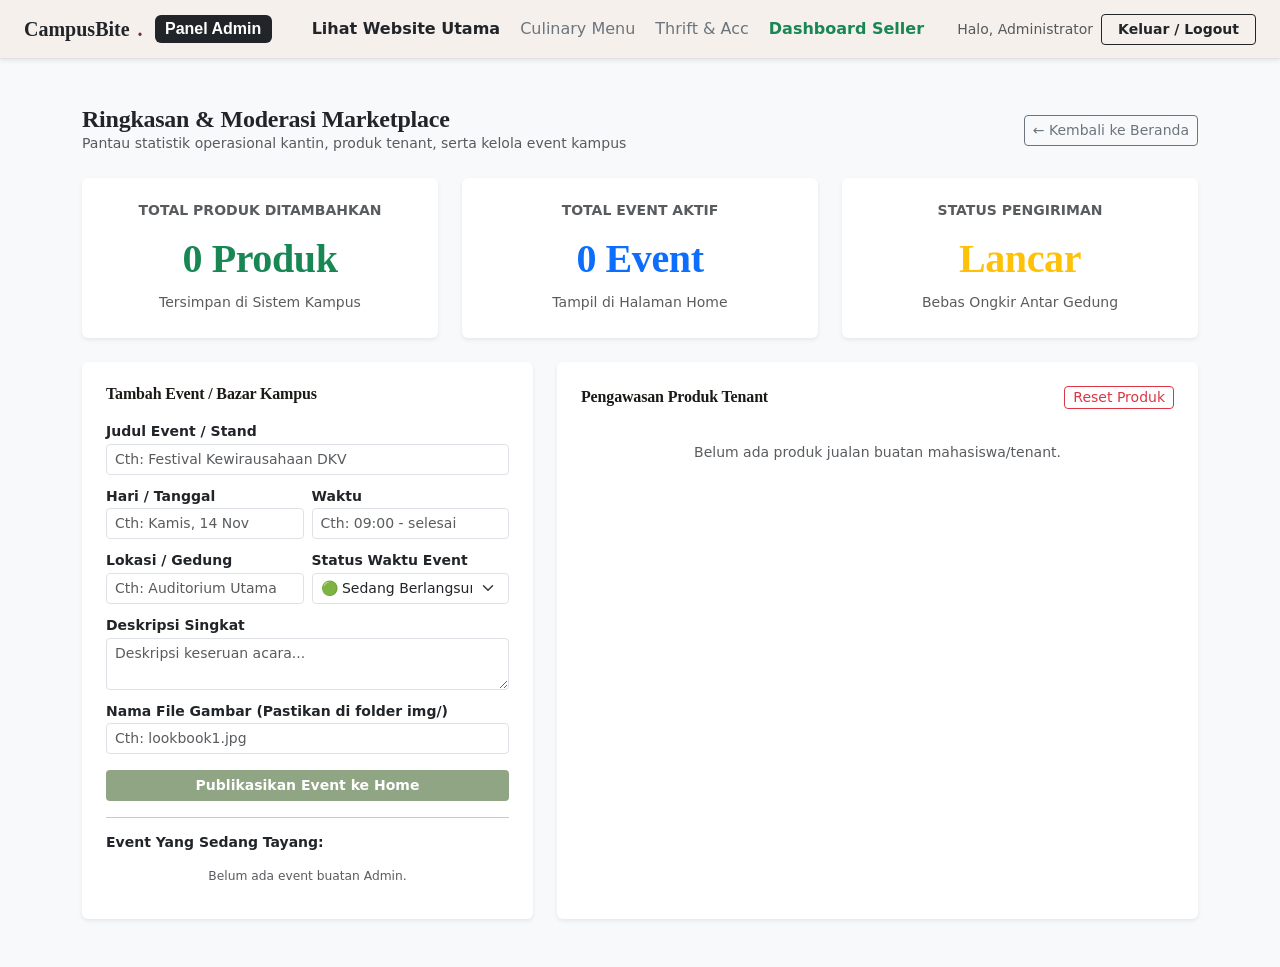
<file: dashboard-admin.html>
<!DOCTYPE html>
<html lang="id">
<head>
  <meta charset="UTF-8">
  <meta name="viewport" content="width=device-width, initial-scale=1.0">
  <title>Dashboard Admin — CampusBite</title>
  <link rel="stylesheet" href="css/vendor/bootstrap.min.css">
  <link rel="stylesheet" href="css/style.css">
</head>
<body class="bg-light">

  <!-- ===== Header Navigasi Panel Admin ===== -->
  <nav class="navbar navbar-expand-lg px-4 border-bottom shadow-sm" style="background-color: #f5f0eb;">
    <div class="container-fluid p-0">
      <a class="navbar-brand fw-bold text-dark d-flex align-items-center gap-2" href="index.html" style="font-family: 'Bodoni Moda', serif;">
        CampusBite<span style="color: #7c2b3b;">.</span> 
        <span class="badge bg-dark text-white fs-6 font-sans ms-1" style="font-family: sans-serif;">Panel Admin</span>
      </a>

      <button class="navbar-toggler border-0" type="button" data-bs-toggle="collapse" data-bs-target="#adminNavbar">
        <span class="navbar-toggler-icon"></span>
      </button>

      <div class="collapse navbar-collapse" id="adminNavbar">
        <ul class="navbar-nav me-auto mb-2 mb-lg-0 ms-lg-3 gap-1">
          <li class="nav-item">
            <a class="nav-link text-dark fw-bold" href="index.html">Lihat Website Utama</a>
          </li>
          <li class="nav-item">
            <a class="nav-link text-secondary" href="kuliner.html">Culinary Menu</a>
          </li>
          <li class="nav-item">
            <a class="nav-link text-secondary" href="accessories.html">Thrift & Acc</a>
          </li>
          <li class="nav-item">
            <a class="nav-link text-success fw-bold" href="dashboard-seller.html">Dashboard Seller</a>
          </li>
        </ul>

        <div class="d-flex align-items-center gap-2">
          <span class="text-muted small d-none d-md-inline">Halo, Administrator</span>
          <button class="btn btn-outline-dark btn-sm fw-bold px-3" onclick="logout()">Keluar / Logout</button>
        </div>
      </div>
    </div>
  </nav>

  <!-- ===== Konten Utama Dashboard Admin ===== -->
  <div class="container my-5">
    
    <div class="d-flex justify-content-between align-items-center mb-4">
      <div>
        <h4 class="fw-bold m-0 text-dark">Ringkasan & Moderasi Marketplace</h4>
        <p class="text-muted m-0 small">Pantau statistik operasional kantin, produk tenant, serta kelola event kampus</p>
      </div>
      <a href="index.html" class="btn btn-sm btn-outline-secondary">← Kembali ke Beranda</a>
    </div>

    <!-- Dynamic Metric Cards -->
    <div class="row g-4 mb-4">
      <div class="col-md-4">
        <div class="card border-0 shadow-sm p-4 text-center h-100">
          <h6 class="text-muted text-uppercase small fw-bold">Total Produk Ditambahkan</h6>
          <h2 class="fw-bold text-success display-6 my-2" id="totalProductStat">0 Produk</h2>
          <small class="text-muted">Tersimpan di Sistem Kampus</small>
        </div>
      </div>
      <div class="col-md-4">
        <div class="card border-0 shadow-sm p-4 text-center h-100">
          <h6 class="text-muted text-uppercase small fw-bold">Total Event Aktif</h6>
          <h2 class="fw-bold text-primary display-6 my-2" id="totalEventStat">0 Event</h2>
          <small class="text-muted">Tampil di Halaman Home</small>
        </div>
      </div>
      <div class="col-md-4">
        <div class="card border-0 shadow-sm p-4 text-center h-100">
          <h6 class="text-muted text-uppercase small fw-bold">Status Pengiriman</h6>
          <h2 class="fw-bold text-warning display-6 my-2">Lancar</h2>
          <small class="text-muted">Bebas Ongkir Antar Gedung</small>
        </div>
      </div>
    </div>

    <!-- Section Kelola Event & Moderasi Produk -->
    <div class="row g-4 mb-4">
      
      <!-- Form Tambah Event / Bazar Baru -->
      <div class="col-lg-5 col-md-12">
        <div class="card border-0 shadow-sm p-4 h-100">
          <h5 class="fw-bold mb-3 fs-6">Tambah Event / Bazar Kampus</h5>
          <form id="adminAddEventForm">
            <div class="mb-2">
              <label class="small fw-bold">Judul Event / Stand</label>
              <input type="text" id="evTitle" class="form-control form-control-sm" placeholder="Cth: Festival Kewirausahaan DKV" required>
            </div>
            
            <div class="row g-2 mb-2">
              <div class="col-6">
                <label class="small fw-bold">Hari / Tanggal</label>
                <input type="text" id="evDay" class="form-control form-control-sm" placeholder="Cth: Kamis, 14 Nov" required>
              </div>
              <div class="col-6">
                <label class="small fw-bold">Waktu</label>
                <input type="text" id="evTime" class="form-control form-control-sm" placeholder="Cth: 09:00 - selesai" required>
              </div>
            </div>

            <div class="row g-2 mb-2">
              <div class="col-6">
                <label class="small fw-bold">Lokasi / Gedung</label>
                <input type="text" id="evLocation" class="form-control form-control-sm" placeholder="Cth: Auditorium Utama" required>
              </div>
              <div class="col-6">
                <label class="small fw-bold">Status Waktu Event</label>
                <select id="evStatus" class="form-select form-select-sm" required>
                  <option value="Akan Berjalan">⏳ Akan Berjalan</option>
                  <option value="Sedang Berlangsung" selected>🟢 Sedang Berlangsung</option>
                  <option value="Telah Berakhir">🔴 Telah Berakhir</option>
                </select>
              </div>
            </div>

            <div class="mb-2">
              <label class="small fw-bold">Deskripsi Singkat</label>
              <textarea id="evDesc" class="form-control form-control-sm" rows="2" placeholder="Deskripsi keseruan acara..." required></textarea>
            </div>

            <div class="mb-3">
              <label class="small fw-bold">Nama File Gambar (Pastikan di folder img/)</label>
              <input type="text" id="evImg" class="form-control form-control-sm" placeholder="Cth: lookbook1.jpg">
            </div>

            <button type="submit" class="btn btn-sm text-white fw-bold w-100" style="background-color: #8FA583;">Publikasikan Event ke Home</button>
          </form>

          <!-- List Event Terdaftar -->
          <hr class="my-3">
          <h6 class="fw-bold small mb-2">Event Yang Sedang Tayang:</h6>
          <div id="adminEventList" class="list-group list-group-flush small">
            <!-- Event dirender via JS -->
          </div>
        </div>
      </div>

      <!-- Tabel Pengawasan Produk Tenant -->
      <div class="col-lg-7 col-md-12">
        <div class="card border-0 shadow-sm p-4 h-100">
          <div class="d-flex justify-content-between align-items-center mb-3">
            <h5 class="fw-bold m-0 fs-6">Pengawasan Produk Tenant</h5>
            <button class="btn btn-sm btn-outline-danger py-0" onclick="clearAllProducts()">Reset Produk</button>
          </div>
          
          <div id="adminProductTable" class="table-responsive">
            <!-- Tabel dirender otomatis via JS -->
          </div>
        </div>
      </div>

    </div>

  </div>

  <script src="js/vendor/bootstrap.bundle.min.js"></script>
  <script>
    function logout() {
      if (confirm('Apakah Anda yakin ingin keluar dari Panel Admin?')) {
        localStorage.removeItem('campusbite_role');
        window.location.href = 'login.html';
      }
    }

    // --- RENDER PRODUK TENANT ---
    function renderAdminTable() {
      const listContainer = document.getElementById('adminProductTable');
      const statContainer = document.getElementById('totalProductStat');
      const saved = JSON.parse(localStorage.getItem('user_products')) || [];

      statContainer.textContent = saved.length + ' Produk';

      if (saved.length === 0) {
        listContainer.innerHTML = '<p class="text-muted small m-0 py-3 text-center">Belum ada produk jualan buatan mahasiswa/tenant.</p>';
        return;
      }

      let html = `
        <table class="table table-hover align-middle mb-0 small">
          <thead class="table-light">
            <tr>
              <th>Gambar</th>
              <th>Nama</th>
              <th>Kategori</th>
              <th>Harga</th>
              <th class="text-center">Aksi</th>
            </tr>
          </thead>
          <tbody>
      `;

      saved.forEach((prod, index) => {
        const hargaFormatted = parseInt(prod.harga || 0).toLocaleString('id-ID');
        const fallbackImg = `https://via.placeholder.com/50?text=${encodeURIComponent(prod.nama)}`;
        
        let imgSrc = prod.gambar ? prod.gambar : fallbackImg;
        if (prod.gambar && !prod.gambar.startsWith('img/') && !prod.gambar.startsWith('http')) {
          imgSrc = 'img/' + prod.gambar;
        }

        html += `
          <tr>
            <td>
              <img src="${imgSrc}" width="35" height="35" class="rounded object-fit-cover" alt="${prod.nama}" onerror="this.src='${fallbackImg}'">
            </td>
            <td class="fw-bold text-dark">${prod.nama}</td>
            <td><span class="badge bg-secondary text-capitalize">${prod.kategori}</span></td>
            <td class="text-success fw-bold">Rp ${hargaFormatted}</td>
            <td class="text-center">
              <button class="btn btn-sm btn-outline-danger py-0 px-2" onclick="adminDeleteProduct(${index})" title="Hapus Produk">🗑️</button>
            </td>
          </tr>
        `;
      });

      html += '</tbody></table>';
      listContainer.innerHTML = html;
    }

    function adminDeleteProduct(index) {
      if (confirm('Apakah Anda yakin ingin menghapus produk ini?')) {
        const saved = JSON.parse(localStorage.getItem('user_products')) || [];
        saved.splice(index, 1);
        localStorage.setItem('user_products', JSON.stringify(saved));
        renderAdminTable();
      }
    }

    function clearAllProducts() {
      if (confirm('Apakah Anda yakin ingin membersihkan semua produk user?')) {
        localStorage.removeItem('user_products');
        renderAdminTable();
      }
    }

    // --- RENDER & KELOLA EVENT ADMIN ---
    function renderAdminEvents() {
      const listEl = document.getElementById('adminEventList');
      const statEl = document.getElementById('totalEventStat');
      const events = JSON.parse(localStorage.getItem('campus_events')) || [];

      statEl.textContent = events.length + ' Event';

      if (events.length === 0) {
        listEl.innerHTML = '<p class="text-muted small text-center my-2">Belum ada event buatan Admin.</p>';
        return;
      }

      let html = '';
      events.forEach((ev, idx) => {
        const judulEv = ev.title || ev.judul || 'Event Kampus';
        const deskEv = ev.desc || ev.deskripsi || '';
        const lokEv = ev.location || 'Area Kampus';
        const dayEv = ev.day || 'Segera';
        const timeEv = ev.time || '';
        const statusEv = ev.status || 'Sedang Berlangsung';

        // Tentukan warna badge status
        let badgeColor = 'bg-success';
        if (statusEv === 'Akan Berjalan') badgeColor = 'bg-warning text-dark';
        if (statusEv === 'Telah Berakhir') badgeColor = 'bg-danger';

        html += `
          <div class="list-group-item px-0 py-2 border-bottom">
            <div class="d-flex justify-content-between align-items-start">
              <div>
                <!-- Judul Event bisa diklik menuju halaman detail (detail-event.html) -->
                <a href="detail-event.html?id=${idx}" class="fw-bold text-dark text-decoration-none d-hover-underline">
                  🔗 ${judulEv}
                </a>
                <small class="text-muted d-block mb-1">${deskEv}</small>
                <div class="d-flex flex-wrap gap-1 mt-1">
                  <span class="badge bg-secondary" style="font-size: 10px;">📍 ${lokEv}</span>
                  <span class="badge bg-light text-dark border" style="font-size: 10px;">📅 ${dayEv} ${timeEv ? '| ⏰ ' + timeEv : ''}</span>
                  <span class="badge ${badgeColor}" style="font-size: 10px;">📌 ${statusEv}</span>
                </div>
              </div>
              <button class="btn btn-sm btn-outline-danger py-0 px-2 ms-2" onclick="deleteEvent(${idx})" title="Hapus Event">🗑️</button>
            </div>
          </div>
        `;
      });
      listEl.innerHTML = html;
    }

    // Submit Form Tambah Event
    document.getElementById('adminAddEventForm').addEventListener('submit', function(e) {
      e.preventDefault();
      const title = document.getElementById('evTitle').value;
      const day = document.getElementById('evDay').value;
      const time = document.getElementById('evTime').value;
      const location = document.getElementById('evLocation').value;
      const status = document.getElementById('evStatus').value;
      const desc = document.getElementById('evDesc').value;
      let img = document.getElementById('evImg').value;

      if (img && !img.startsWith('img/') && !img.startsWith('http')) {
        img = 'img/' + img;
      }

      const events = JSON.parse(localStorage.getItem('campus_events')) || [];
      
      events.push({
        title: title,
        day: day,
        time: time,
        location: location,
        status: status,
        desc: desc,
        gambar: img
      });

      localStorage.setItem('campus_events', JSON.stringify(events));

      renderAdminEvents();
      alert('Event "' + title + '" berhasil ditambahkan!');
      this.reset();
    });

    function deleteEvent(idx) {
      if (confirm('Hapus event ini dari halaman Home?')) {
        const events = JSON.parse(localStorage.getItem('campus_events')) || [];
        events.splice(idx, 1);
        localStorage.setItem('campus_events', JSON.stringify(events));
        renderAdminEvents();
      }
    }

    // Initial Load
    document.addEventListener('DOMContentLoaded', function() {
      renderAdminTable();
      renderAdminEvents();
    });
  </script>
</body>
</html>
</file>
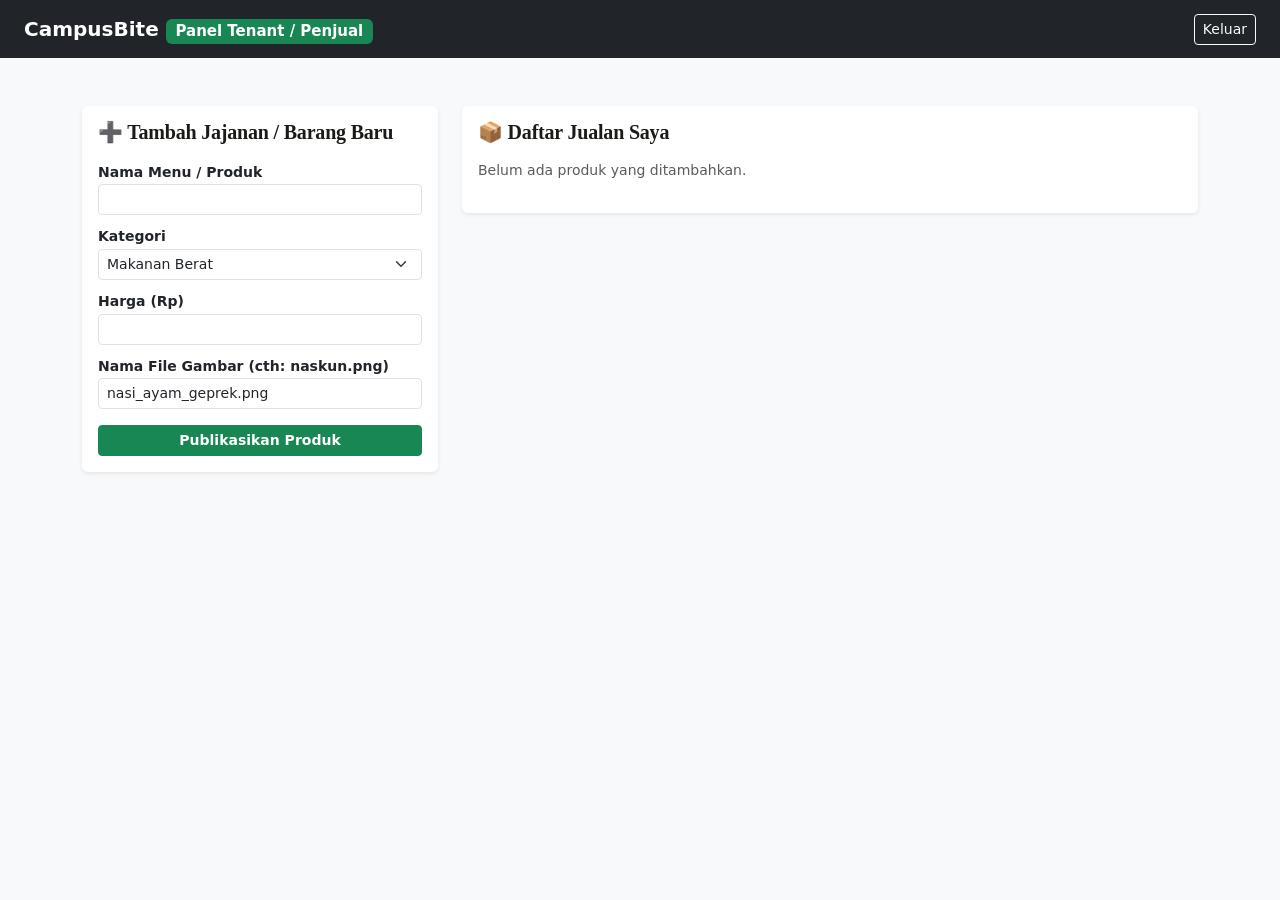
<file: dashboard-seller.htm>
<!DOCTYPE html>
<html lang="id">
<head>
  <meta charset="UTF-8">
  <meta name="viewport" content="width=device-width, initial-scale=1.0">
  <title>Dashboard Penjual — CampusBite</title>
  <link rel="stylesheet" href="css/vendor/bootstrap.min.css">
  <link rel="stylesheet" href="css/style.css">
</head>
<body class="bg-light">

  <nav class="navbar navbar-dark bg-dark px-4">
    <a class="navbar-brand fw-bold" href="#">CampusBite <span class="badge bg-success">Panel Tenant / Penjual</span></a>
    <button class="btn btn-outline-light btn-sm" onclick="logout()">Keluar</button>
  </nav>

  <div class="container my-5">
    <div class="row">
      <div class="col-md-4">
        <div class="card border-0 shadow-sm p-3">
          <h5 class="fw-bold mb-3">➕ Tambah Jajanan / Barang Baru</h5>
          <form id="addProductForm">
            <div class="mb-2">
              <label class="small fw-bold">Nama Menu / Produk</label>
              <input type="text" id="prodName" class="form-control form-control-sm" required>
            </div>
            <div class="mb-2">
              <label class="small fw-bold">Kategori</label>
              <select id="prodCat" class="form-select form-select-sm">
                <option value="makanan">Makanan Berat</option>
                <option value="camilan">Camilan & Snack</option>
                <option value="minuman">Minuman</option>
                <option value="aksesoris">Thrift & Aksesori</option>
              </select>
            </div>
            <div class="mb-2">
              <label class="small fw-bold">Harga (Rp)</label>
              <input type="number" id="prodPrice" class="form-control form-control-sm" required>
            </div>
            <div class="mb-3">
              <label class="small fw-bold">Nama File Gambar (cth: naskun.png)</label>
              <input type="text" id="prodImg" class="form-control form-control-sm" value="nasi_ayam_geprek.png" required>
            </div>
            <button type="submit" class="btn btn-success btn-sm w-100 fw-bold">Publikasikan Produk</button>
          </form>
        </div>
      </div>

      <div class="col-md-8">
        <div class="card border-0 shadow-sm p-3">
          <h5 class="fw-bold mb-3">📦 Daftar Jualan Saya</h5>
          <div id="sellerProductList" class="table-responsive">
            <p class="text-muted small">Belum ada produk yang ditambahkan.</p>
          </div>
        </div>
      </div>
    </div>
  </div>

  <script>
    function logout() {
      localStorage.removeItem('campusbite_role');
      window.location.href = 'login.html';
    }

    document.getElementById('addProductForm').addEventListener('submit', function(e) {
      e.preventDefault();
      var name = document.getElementById('prodName').value;
      var price = document.getElementById('prodPrice').value;
      var img = document.getElementById('prodImg').value;

      alert('Produk "' + name + '" berhasil ditambahkan ke katalog kampus!');
      // Di sini bisa disimpan ke localStorage jika ingin produknya tampil secara dinamis di index.html
      this.reset();
    });
  </script>
</body>
</html>
</file>
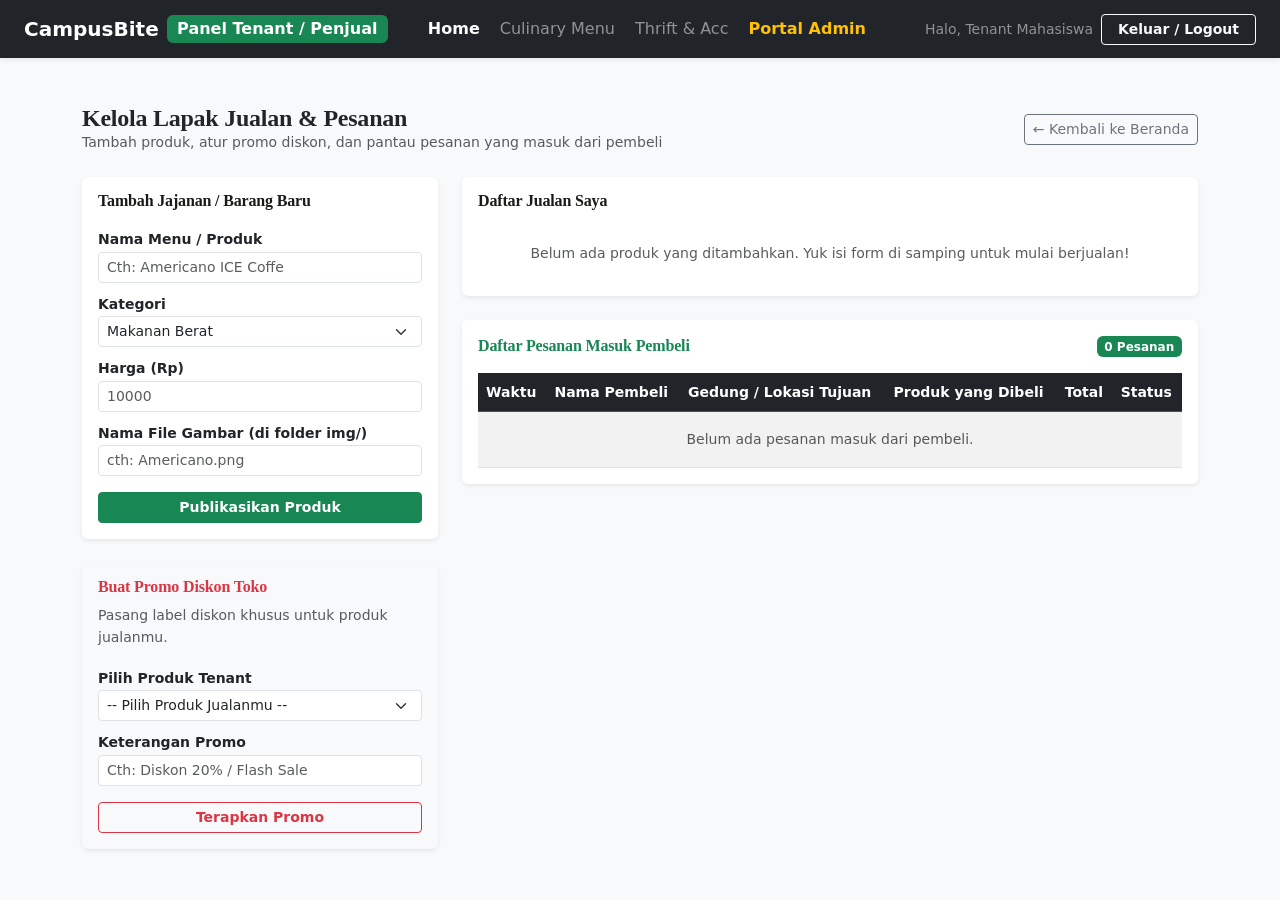
<file: dashboard-seller.html>
<!DOCTYPE html>
<html lang="id">
<head>
  <meta charset="UTF-8">
  <meta name="viewport" content="width=device-width, initial-scale=1.0">
  <title>Dashboard Penjual — CampusBite</title>
  <link rel="stylesheet" href="css/vendor/bootstrap.min.css">
  <link rel="stylesheet" href="css/style.css">
</head>
<body class="bg-light">

  <!-- ===== Header Navigasi Panel Seller ===== -->
  <nav class="navbar navbar-expand-lg navbar-dark bg-dark px-4 shadow-sm">
    <div class="container-fluid p-0">
      <a class="navbar-brand fw-bold d-flex align-items-center gap-2" href="index.html">
        CampusBite <span class="badge bg-success fs-6">Panel Tenant / Penjual</span>
      </a>

      <button class="navbar-toggler border-0" type="button" data-bs-toggle="collapse" data-bs-target="#sellerNavbar">
        <span class="navbar-toggler-icon"></span>
      </button>

      <div class="collapse navbar-collapse" id="sellerNavbar">
        <ul class="navbar-nav me-auto mb-2 mb-lg-0 ms-lg-3 gap-1">
          <li class="nav-item">
            <a class="nav-link text-white fw-semibold" href="index.html">Home</a>
          </li>
          <li class="nav-item">
            <a class="nav-link text-white-50" href="kuliner.html">Culinary Menu</a>
          </li>
          <li class="nav-item">
            <a class="nav-link text-white-50" href="accessories.html">Thrift & Acc</a>
          </li>
          <li class="nav-item">
            <a class="nav-link text-warning fw-semibold" href="dashboard-admin.html">Portal Admin</a>
          </li>
        </ul>

        <div class="d-flex align-items-center gap-2">
          <span class="text-white-50 small d-none d-md-inline">Halo, Tenant Mahasiswa</span>
          <button class="btn btn-outline-light btn-sm fw-bold px-3" onclick="logout()">Keluar / Logout</button>
        </div>
      </div>
    </div>
  </nav>

  <!-- ===== Konten Utama Dashboard Seller ===== -->
  <div class="container my-5">
    
    <div class="d-flex justify-content-between align-items-center mb-4">
      <div>
        <h4 class="fw-bold m-0 text-dark">Kelola Lapak Jualan & Pesanan</h4>
        <p class="text-muted m-0 small">Tambah produk, atur promo diskon, dan pantau pesanan yang masuk dari pembeli</p>
      </div>
      <a href="index.html" class="btn btn-sm btn-outline-secondary">← Kembali ke Beranda</a>
    </div>

    <div class="row g-4">
      
      <!-- KOLOM KIRI: Form Tambah Produk & Form Buat Promo -->
      <div class="col-lg-4">
        
        <!-- 1. Form Tambah Produk -->
        <div class="card border-0 shadow-sm p-3 mb-4">
          <h5 class="fw-bold mb-3 fs-6">Tambah Jajanan / Barang Baru</h5>
          <form id="addProductForm">
            <div class="mb-2">
              <label class="small fw-bold">Nama Menu / Produk</label>
              <input type="text" id="prodName" class="form-control form-control-sm" placeholder="Cth: Americano ICE Coffe" required>
            </div>
            <div class="mb-2">
              <label class="small fw-bold">Kategori</label>
              <select id="prodCat" class="form-select form-select-sm">
                <option value="makanan">Makanan Berat</option>
                <option value="camilan">Camilan & Snack</option>
                <option value="minuman">Minuman Segar</option>
                <option value="aksesoris">Thrift & Aksesori</option>
              </select>
            </div>
            <div class="mb-2">
              <label class="small fw-bold">Harga (Rp)</label>
              <input type="number" id="prodPrice" class="form-control form-control-sm" placeholder="10000" required>
            </div>
            <div class="mb-3">
              <label class="small fw-bold">Nama File Gambar (di folder img/)</label>
              <input type="text" id="prodImg" class="form-control form-control-sm" placeholder="cth: Americano.png">
            </div>
            <button type="submit" class="btn btn-success btn-sm w-100 fw-bold">Publikasikan Produk</button>
          </form>
        </div>

        <!-- 2. Form Buat Promo Diskon Toko -->
        <div class="card border-0 shadow-sm p-3 bg-light">
          <h5 class="fw-bold mb-2 fs-6 text-danger">Buat Promo Diskon Toko</h5>
          <p class="text-muted small mb-3">Pasang label diskon khusus untuk produk jualanmu.</p>
          <form id="addPromoForm">
            <div class="mb-2">
              <label class="small fw-bold">Pilih Produk Tenant</label>
              <select id="promoTarget" class="form-select form-select-sm" required>
                <option value="">-- Pilih Produk --</option>
              </select>
            </div>
            <div class="mb-3">
              <label class="small fw-bold">Keterangan Promo</label>
              <input type="text" id="promoLabel" class="form-control form-control-sm" placeholder="Cth: Diskon 20% / Flash Sale" required>
            </div>
            <button type="submit" class="btn btn-outline-danger btn-sm w-100 fw-bold">Terapkan Promo</button>
          </form>
        </div>

      </div>

      <!-- KOLOM KANAN: Tabel Daftar Jualan & Tabel Pesanan Masuk Pembeli -->
      <div class="col-lg-8">
        
        <!-- 1. Tabel Daftar Jualan Saya -->
        <div class="card border-0 shadow-sm p-3 mb-4">
          <h5 class="fw-bold mb-3 fs-6">Daftar Jualan Saya</h5>
          <div id="sellerProductList" class="table-responsive">
            <!-- Tabel otomatis di-render via JavaScript -->
          </div>
        </div>

        <!-- 2. Tabel Pesanan Masuk Pembeli -->
        <div class="card border-0 shadow-sm p-3">
          <div class="d-flex justify-content-between align-items-center mb-3">
            <h5 class="fw-bold m-0 fs-6 text-success">Daftar Pesanan Masuk Pembeli</h5>
            <span class="badge bg-success" id="orderCountBadge">0 Pesanan</span>
          </div>
          <div class="table-responsive">
            <table class="table table-striped align-middle small mb-0">
              <thead class="table-dark">
                <tr>
                  <th>Waktu</th>
                  <th>Nama Pembeli</th>
                  <th>Gedung / Lokasi Tujuan</th>
                  <th>Produk yang Dibeli</th>
                  <th>Total</th>
                  <th>Status</th>
                </tr>
              </thead>
              <tbody id="sellerOrdersTableBody">
                <tr>
                  <td colspan="6" class="text-center text-muted py-3">Belum ada pesanan masuk dari pembeli.</td>
                </tr>
              </tbody>
            </table>
          </div>
        </div>

      </div>

    </div>
  </div>

  <!-- ===== MODAL EDIT PRODUK ===== -->
  <div class="modal fade" id="modalEditSeller" tabindex="-1" aria-hidden="true">
    <div class="modal-dialog">
      <div class="modal-content">
        <div class="modal-header bg-primary text-white">
          <h5 class="modal-title fs-6 fw-bold">Edit Produk Jualan</h5>
          <button type="button" class="btn-close btn-close-white" data-bs-dismiss="modal" aria-label="Close"></button>
        </div>
        <div class="modal-body">
          <form id="editProductForm">
            <input type="hidden" id="editIndex">
            <div class="mb-2">
              <label class="small fw-bold">Nama Menu / Produk</label>
              <input type="text" id="editProdName" class="form-control form-control-sm" required>
            </div>
            <div class="mb-2">
              <label class="small fw-bold">Kategori</label>
              <select id="editProdCat" class="form-select form-select-sm">
                <option value="makanan">Makanan Berat</option>
                <option value="camilan">Camilan & Snack</option>
                <option value="minuman">Minuman Segar</option>
                <option value="aksesoris">Thrift & Aksesori</option>
              </select>
            </div>
            <div class="mb-2">
              <label class="small fw-bold">Harga (Rp)</label>
              <input type="number" id="editProdPrice" class="form-control form-control-sm" required>
            </div>
            <div class="mb-3">
              <label class="small fw-bold">Nama File Gambar</label>
              <input type="text" id="editProdImg" class="form-control form-control-sm">
            </div>
            <button type="submit" class="btn btn-primary w-100 fw-bold btn-sm">Simpan Perubahan</button>
          </form>
        </div>
      </div>
    </div>
  </div>

  <script src="js/vendor/bootstrap.bundle.min.js"></script>
  <script>
    function logout() {
      if (confirm('Apakah Anda yakin ingin keluar?')) {
        localStorage.removeItem('campusbite_role');
        window.location.href = 'login.html';
      }
    }

    function fixImagePath(imgName, defaultTitle) {
      const fallback = `https://via.placeholder.com/50?text=${encodeURIComponent(defaultTitle)}`;
      if (!imgName) return fallback;
      if (imgName.startsWith('http://') || imgName.startsWith('https://')) return imgName;
      if (imgName.startsWith('img/')) return imgName;
      return 'img/' + imgName;
    }

    // Render Tabel Jualan & Perbarui Pilihan Dropdown Promo
    function renderSellerTable() {
      const listContainer = document.getElementById('sellerProductList');
      const promoTargetSelect = document.getElementById('promoTarget');
      const saved = JSON.parse(localStorage.getItem('user_products')) || [];

      promoTargetSelect.innerHTML = '<option value="">-- Pilih Produk Jualanmu --</option>';

      if (saved.length === 0) {
        listContainer.innerHTML = '<p class="text-muted small m-0 py-3 text-center">Belum ada produk yang ditambahkan. Yuk isi form di samping untuk mulai berjualan!</p>';
        renderOrdersTable();
        return;
      }

      let html = `
        <table class="table table-hover align-middle mb-0 small">
          <thead class="table-light">
            <tr>
              <th>Gambar</th>
              <th>Nama Produk</th>
              <th>Kategori</th>
              <th>Harga</th>
              <th>Promo</th>
              <th class="text-center">Aksi</th>
            </tr>
          </thead>
          <tbody>
      `;

      saved.forEach((prod, index) => {
        const hargaFormatted = parseInt(prod.harga || 0).toLocaleString('id-ID');
        const fallbackImg = `https://via.placeholder.com/50?text=${encodeURIComponent(prod.nama)}`;
        const imgSrc = fixImagePath(prod.gambar, prod.nama);
        const promoBadge = prod.promo ? `<span class="badge bg-danger">${prod.promo}</span>` : `<span class="text-muted">-</span>`;

        const opt = document.createElement('option');
        opt.value = index;
        opt.textContent = prod.nama;
        promoTargetSelect.appendChild(opt);

        html += `
          <tr>
            <td>
              <img src="${imgSrc}" width="40" height="40" class="rounded object-fit-cover" alt="${prod.nama}" onerror="this.src='${fallbackImg}'">
            </td>
            <td class="fw-bold text-dark">${prod.nama}</td>
            <td><span class="badge bg-secondary text-capitalize">${prod.kategori}</span></td>
            <td class="text-success fw-bold">Rp ${hargaFormatted}</td>
            <td>${promoBadge}</td>
            <td class="text-center">
              <button class="btn btn-sm btn-outline-primary py-0 px-2 me-1" onclick="openEditModal(${index})" title="Edit">✏️</button>
              <button class="btn btn-sm btn-outline-danger py-0 px-2" onclick="deleteProduct(${index})" title="Hapus">🗑️</button>
            </td>
          </tr>
        `;
      });

      html += `
          </tbody>
        </table>
      `;

      listContainer.innerHTML = html;
      renderOrdersTable();
    }

    // Render Tabel Pesanan Masuk dari Pembeli beserta Gedungnya
    function renderOrdersTable() {
      const ordersTableBody = document.getElementById('sellerOrdersTableBody');
      const orderCountBadge = document.getElementById('orderCountBadge');
      
      const orders = JSON.parse(localStorage.getItem('campus_orders')) || [];

      orderCountBadge.textContent = `${orders.length} Pesanan`;

      if (orders.length === 0) {
        ordersTableBody.innerHTML = `
          <tr>
            <td colspan="6" class="text-center text-muted py-3">Belum ada pesanan masuk dari pembeli.</td>
          </tr>
        `;
        return;
      }

      let html = '';
      orders.slice().reverse().forEach(order => {
        let itemsList = '';
        if (order.items && Array.isArray(order.items)) {
          itemsList = order.items.map(i => `${i.name} (${i.qty}x)`).join(', ');
        } else {
          itemsList = order.produk || 'Produk Makanan / Barang';
        }

        const totalFormatted = parseInt(order.total || 0).toLocaleString('id-ID');
        // Ambil data gedung/lokasi dari data checkout pembeli (jika ada)
        const lokasiGedung = order.gedung || order.lokasi || 'Gedung Kuliah Umum (GK於是)';
        
        html += `
          <tr>
            <td class="text-muted small">${order.waktu || 'Baru saja'}</td>
            <td class="fw-bold">${order.namaPembeli || 'Mahasiswa / Pembeli'}</td>
            <td><span class="badge bg-info text-dark">${lokasiGedung}</span></td>
            <td>${itemsList}</td>
            <td class="text-success fw-bold">Rp ${totalFormatted}</td>
            <td><span class="badge bg-warning text-dark">Diproses</span></td>
          </tr>
        `;
      });

      ordersTableBody.innerHTML = html;
    }

    // Submit Form Tambah Produk Baru
    document.getElementById('addProductForm').addEventListener('submit', function(e) {
      e.preventDefault();
      const name = document.getElementById('prodName').value;
      const cat = document.getElementById('prodCat').value;
      const price = document.getElementById('prodPrice').value;
      let img = document.getElementById('prodImg').value;

      if (img && !img.startsWith('img/') && !img.startsWith('http')) {
        img = 'img/' + img;
      }

      const saved = JSON.parse(localStorage.getItem('user_products')) || [];
      saved.push({ nama: name, kategori: cat, harga: price, gambar: img, promo: '' });
      localStorage.setItem('user_products', JSON.stringify(saved));

      renderSellerTable();
      alert('Produk "' + name + '" berhasil dipublikasikan!');
      this.reset();
    });

    // Submit Form Terapkan Promo
    document.getElementById('addPromoForm').addEventListener('submit', function(e) {
      e.preventDefault();
      const targetIndex = document.getElementById('promoTarget').value;
      const promoLabel = document.getElementById('promoLabel').value;

      if (targetIndex === '') {
        alert('Silakan pilih produk terlebih dahulu!');
        return;
      }

      const saved = JSON.parse(localStorage.getItem('user_products')) || [];
      if (saved[targetIndex]) {
        saved[targetIndex].promo = promoLabel;
        localStorage.setItem('user_products', JSON.stringify(saved));
        renderSellerTable();
        alert('Promo berhasil diterapkan pada produk "' + saved[targetIndex].nama + '"!');
        this.reset();
      }
    });

    // Buka Modal Edit
    function openEditModal(index) {
      const saved = JSON.parse(localStorage.getItem('user_products')) || [];
      const item = saved[index];
      if (!item) return;

      document.getElementById('editIndex').value = index;
      document.getElementById('editProdName').value = item.nama;
      document.getElementById('editProdCat').value = item.kategori;
      document.getElementById('editProdPrice').value = item.harga;
      document.getElementById('editProdImg').value = item.gambar || '';

      const modalEl = document.getElementById('modalEditSeller');
      const modal = new bootstrap.Modal(modalEl);
      modal.show();
    }

    // Submit Edit Produk
    document.getElementById('editProductForm').addEventListener('submit', function(e) {
      e.preventDefault();
      const index = document.getElementById('editIndex').value;
      const name = document.getElementById('editProdName').value;
      const cat = document.getElementById('editProdCat').value;
      const price = document.getElementById('editProdPrice').value;
      let img = document.getElementById('editProdImg').value;

      if (img && !img.startsWith('img/') && !img.startsWith('http')) {
        img = 'img/' + img;
      }

      const saved = JSON.parse(localStorage.getItem('user_products')) || [];
      const existingPromo = saved[index] ? saved[index].promo : '';
      
      saved[index] = { nama: name, kategori: cat, harga: price, gambar: img, promo: existingPromo };
      localStorage.setItem('user_products', JSON.stringify(saved));

      renderSellerTable();
      alert('Produk "' + name + '" berhasil diperbarui!');

      const modalEl = document.getElementById('modalEditSeller');
      const modal = bootstrap.Modal.getInstance(modalEl);
      if (modal) modal.hide();
    });

    // Hapus Produk
    function deleteProduct(index) {
      if (confirm('Apakah Anda yakin ingin menghapus produk ini?')) {
        const saved = JSON.parse(localStorage.getItem('user_products')) || [];
        saved.splice(index, 1);
        localStorage.setItem('user_products', JSON.stringify(saved));
        renderSellerTable();
      }
    }

    // Render Otomatis saat Halaman Dimuat
    document.addEventListener('DOMContentLoaded', renderSellerTable);
  </script>
</body>
</html>
</file>
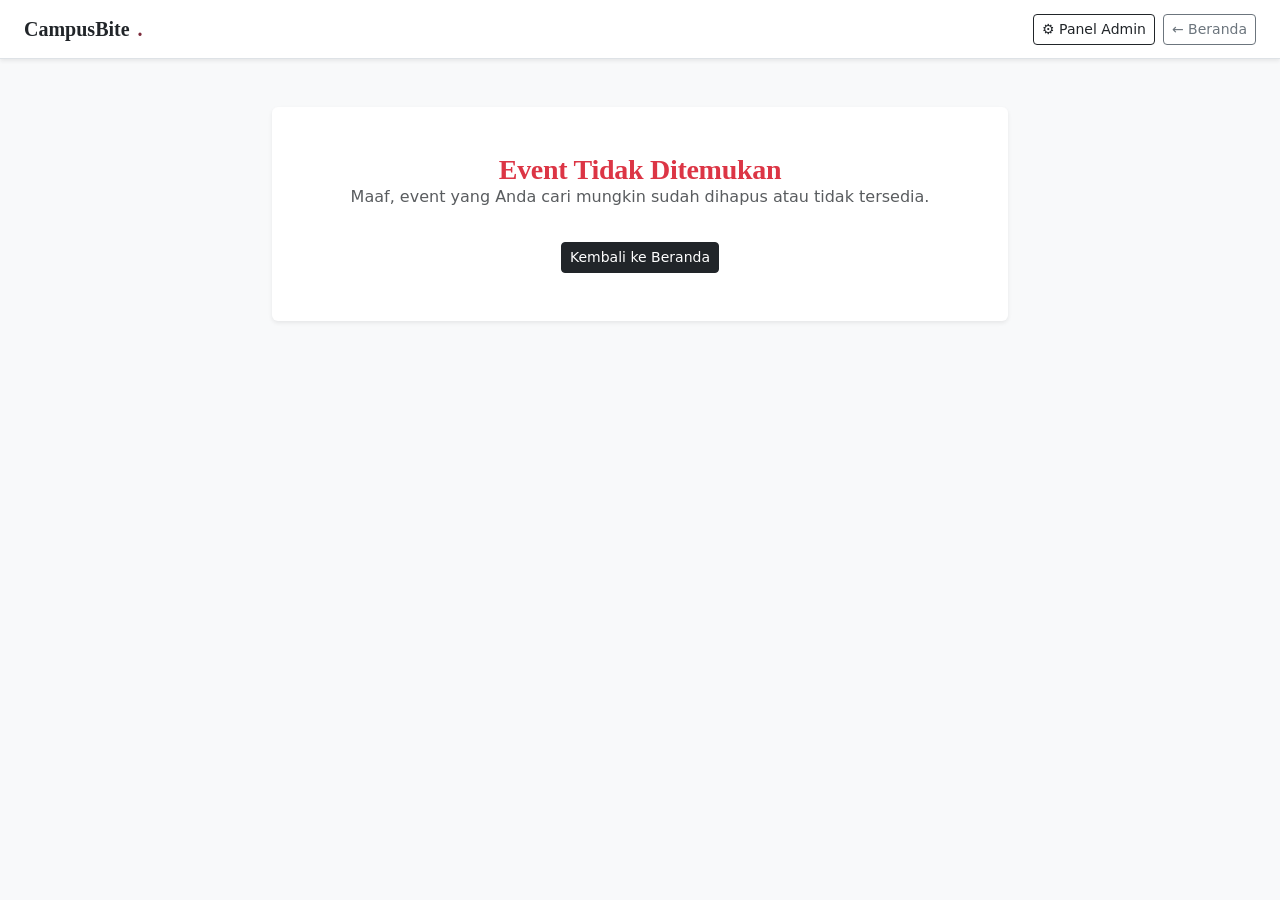
<file: detail-event.html>
<!DOCTYPE html>
<html lang="id">
<head>
  <meta charset="UTF-8">
  <meta name="viewport" content="width=device-width, initial-scale=1.0">
  <title>Detail Event — CampusBite</title>
  <link rel="stylesheet" href="css/vendor/bootstrap.min.css">
  <link rel="stylesheet" href="css/style.css">
</head>
<body class="bg-light">

  <!-- ===== Header Navigasi ===== -->
  <nav class="navbar navbar-expand-lg px-4 border-bottom shadow-sm bg-white">
    <div class="container-fluid p-0">
      <a class="navbar-brand fw-bold text-dark d-flex align-items-center gap-2" href="index.html" style="font-family: 'Bodoni Moda', serif;">
        CampusBite<span style="color: #7c2b3b;">.</span> 
      </a>
      <div class="d-flex gap-2">
        <a href="dashboard-admin.html" class="btn btn-sm btn-outline-dark">⚙️ Panel Admin</a>
        <a href="index.html" class="btn btn-sm btn-outline-secondary">← Beranda</a>
      </div>
    </div>
  </nav>

  <!-- ===== Konten Detail Event ===== -->
  <div class="container my-5">
    <div class="row justify-content-center">
      <div class="col-lg-8">
        <div class="card border-0 shadow-sm overflow-hidden" id="eventDetailCard">
          <div class="text-center py-5">
            <div class="spinner-border text-success" role="status"></div>
            <p class="text-muted small mt-2">Memuat detail event...</p>
          </div>
        </div>
      </div>
    </div>
  </div>

  <script src="js/vendor/bootstrap.bundle.min.js"></script>
  <script>
    let currentEventId = null;

    document.addEventListener('DOMContentLoaded', function() {
      const urlParams = new URLSearchParams(window.location.search);
      currentEventId = urlParams.get('id');
      renderEventDetail();
    });

    function renderEventDetail() {
      const events = JSON.parse(localStorage.getItem('campus_events')) || [];
      const cardContainer = document.getElementById('eventDetailCard');

      if (currentEventId === null || !events[currentEventId]) {
        cardContainer.innerHTML = `
          <div class="card-body text-center py-5">
            <h3 class="fw-bold text-danger">Event Tidak Ditemukan</h3>
            <p class="text-muted">Maaf, event yang Anda cari mungkin sudah dihapus atau tidak tersedia.</p>
            <a href="index.html" class="btn btn-dark btn-sm mt-3">Kembali ke Beranda</a>
          </div>
        `;
        return;
      }

      const ev = events[currentEventId];
      const judulEv = ev.title || ev.judul || 'Event Kampus';
      const deskEv = ev.desc || ev.deskripsi || '-';
      const lokEv = ev.location || ev.tempat || 'Area Kampus';
      const dayEv = ev.day || 'Segera';
      const timeEv = ev.time || '-';
      const statusEv = ev.status || 'Sedang Berlangsung';
      
      let fallbackImg = 'https://via.placeholder.com/800x400?text=' + encodeURIComponent(judulEv);
      let imgSrc = ev.gambar || ev.img || fallbackImg;
      if (imgSrc && !imgSrc.startsWith('img/') && !imgSrc.startsWith('http')) {
        imgSrc = 'img/' + imgSrc;
      }

      let badgeColor = 'bg-success';
      if (statusEv === 'Akan Berjalan') badgeColor = 'bg-warning text-dark';
      if (statusEv === 'Telah Berakhir') badgeColor = 'bg-danger';

      cardContainer.innerHTML = `
        <img src="${imgSrc}" class="w-100 object-fit-cover" style="height: 350px;" alt="${judulEv}" onerror="this.src='https://via.placeholder.com/800x400?text=Event+CampusBite'">
        <div class="card-body p-4 p-md-5">
          
          <!-- Status & Dropdown Ubah Status -->
          <div class="d-flex flex-wrap justify-content-between align-items-center mb-4 bg-light p-3 rounded border">
            <div class="d-flex align-items-center gap-2">
              <span class="text-muted small fw-bold">KETERANGAN EVENT:</span>
              <span class="badge ${badgeColor} fs-6 px-3 py-2">📌 ${statusEv}</span>
            </div>
            
            <div class="dropdown">
              <button class="btn btn-sm btn-outline-dark dropdown-toggle fw-bold" type="button" data-bs-toggle="dropdown">
                🔄 Ubah Keterangan
              </button>
              <ul class="dropdown-menu shadow">
                <li><a class="dropdown-item small text-warning fw-semibold" href="#" onclick="changeEventStatus('Akan Berjalan')">⏳ Akan Berjalan</a></li>
                <li><a class="dropdown-item small text-success fw-semibold" href="#" onclick="changeEventStatus('Sedang Berlangsung')">🟢 Sedang Berlangsung</a></li>
                <li><a class="dropdown-item small text-danger fw-semibold" href="#" onclick="changeEventStatus('Telah Berakhir')">🔴 Telah Berakhir</a></li>
              </ul>
            </div>
          </div>
          
          <h1 class="fw-bold text-dark mb-4">${judulEv}</h1>
          
          <!-- Informasi Utama: Tempat, Hari, Waktu (Menonjol) -->
          <div class="row g-3 mb-4">
            <div class="col-md-4">
              <div class="p-3 bg-light rounded border h-100 text-center">
                <span class="text-muted small d-block fw-bold mb-1">📍 TEMPAT / LOKASI</span>
                <span class="fw-bold text-dark fs-6">${lokEv}</span>
              </div>
            </div>
            <div class="col-md-4">
              <div class="p-3 bg-light rounded border h-100 text-center">
                <span class="text-muted small d-block fw-bold mb-1">📅 HARI / TANGGAL</span>
                <span class="fw-bold text-dark fs-6">${dayEv}</span>
              </div>
            </div>
            <div class="col-md-4">
              <div class="p-3 bg-light rounded border h-100 text-center">
                <span class="text-muted small d-block fw-bold mb-1">⏰ WAKTU</span>
                <span class="fw-bold text-dark fs-6">${timeEv}</span>
              </div>
            </div>
          </div>

          <!-- Catatan / Deskripsi Singkat (Opsional di bawah) -->
          <div class="mb-4">
            <h6 class="fw-bold text-dark small text-uppercase">Keterangan Tambahan</h6>
            <p class="text-secondary small mb-0">${deskEv}</p>
          </div>

          <div class="d-flex gap-2">
            <a href="index.html" class="btn btn-dark btn-sm px-4 fw-bold">← Kembali ke Beranda</a>
            <a href="kuliner.html" class="btn btn-outline-success btn-sm px-4 fw-bold">☕ Pesan Jajanan Kantin</a>
          </div>
        </div>
      `;
    }

    function changeEventStatus(newStatus) {
      const events = JSON.parse(localStorage.getItem('campus_events')) || [];
      if (currentEventId !== null && events[currentEventId]) {
        events[currentEventId].status = newStatus;
        localStorage.setItem('campus_events', JSON.stringify(events));
        renderEventDetail();
        alert('Keterangan event berhasil diubah menjadi: "' + newStatus + '"!');
      }
    }
  </script>
</body>
</html>
</file>
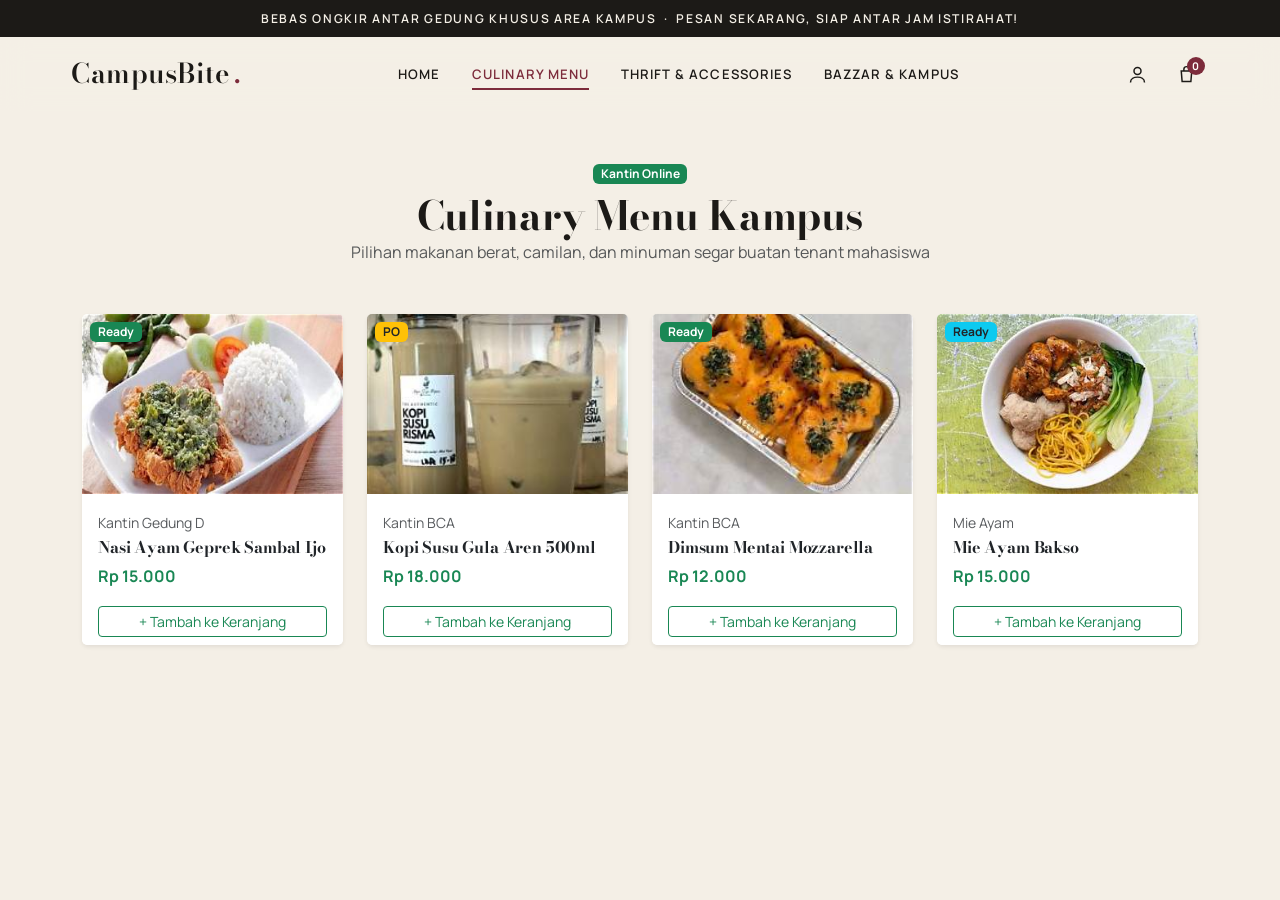
<file: kuliner.html>
<!DOCTYPE html>
<html lang="id">
<head>
  <script>document.documentElement.classList.add("js")</script>
  <meta charset="UTF-8">
  <meta name="viewport" content="width=device-width, initial-scale=1.0">
  <title>Culinary Menu — CampusBite</title>
  <meta name="description" content="Daftar menu makanan dan minuman kantin kampus di CampusBite.">
  <link rel="preconnect" href="https://fonts.googleapis.com">
  <link rel="preconnect" href="https://fonts.gstatic.com" crossorigin>
  <link href="https://fonts.googleapis.com/css2?family=Bodoni+Moda:ital,opsz,wght@0,6..96,400..700;1,6..96,400..600&family=Manrope:wght@400;500;600;700;800&display=swap" rel="stylesheet">
  <link rel="stylesheet" href="css/vendor/bootstrap.min.css">
  <link rel="stylesheet" href="css/style.css">
</head>
<body>

<!-- ===== Announcement ===== -->
<div class="announce">
    Bebas ongkir antar gedung khusus area kampus &nbsp;·&nbsp; Pesan sekarang, siap antar jam istirahat!
</div>

<!-- ===== Header ===== -->
<header class="site-header" id="siteHeader">
    <div class="container-x">
        <div class="nav-inner">
            <a href="index.html" class="brand">CampusBite<span class="dot">.</span></a>
            <nav aria-label="Primary">
                <ul class="nav-links">
                    <li><a href="index.html">Home</a></li>
                    <li><a href="kuliner.html" aria-current="page">Culinary Menu</a></li>
                    <li><a href="accessories.html">Thrift & Accessories</a></li>
                    <li><a href="index.html#lookbook">Bazzar & Kampus</a></li>
                </ul>
            </nav>
            <div class="nav-actions d-flex align-items-center gap-2">

                <!-- ===== DROPDOWN INFO AKUN & DASHBOARD ===== -->
                <div class="dropdown">
                  <button class="icon-btn border-0 bg-transparent" id="accountDropdown" data-bs-toggle="dropdown" aria-expanded="false" title="Info Akun & Panel">
                    <svg viewBox="0 0 24 24" fill="none" stroke="currentColor" stroke-width="1.7" width="24" height="24" aria-hidden="true">
                      <circle cx="12" cy="8" r="4"/>
                      <path d="M4 21c0-4 4-6 8-6s8 2 8 6"/>
                    </svg>
                  </button>
                  <ul class="dropdown-menu dropdown-menu-end shadow border-0 mt-2" aria-labelledby="accountDropdown" style="min-width: 220px;">
                    <li class="px-3 py-2 bg-light border-bottom">
                      <div class="fw-bold text-dark small">Info Akun Saya</div>
                      <div class="text-muted" style="font-size: 0.75rem;">Mahasiswa / Tenant</div>
                    </li>
                    <li>
                      <a class="dropdown-item py-2 fw-semibold text-dark" href="dashboard-seller.html">
                        Dashboard Seller / Penjual
                      </a>
                    </li>
                    <li>
                      <a class="dropdown-item py-2 fw-semibold text-danger" href="dashboard-admin.html">
                        Dashboard Admin Kampus
                      </a>
                    </li>
                    <li><hr class="dropdown-divider m-0"></li>
                    <li>
                      <a class="dropdown-item py-2 text-muted small" href="login.html">
                        Masuk / Ganti Akun
                      </a>
                    </li>
                  </ul>
                </div>

                <button class="icon-btn cart-pill" id="cartOpen"><svg viewBox="0 0 24 24" fill="none" stroke="currentColor" stroke-width="1.7"><path d="M6 8h12l-1 12H7L6 8Z"/><path d="M9 8V6a3 3 0 0 1 6 0v2"/></svg><span class="cart-count" id="cartCount">0</span></button>
            </div>
        </div>
    </div>
</header>

<main class="container py-5">
    <div class="text-center mb-5">
        <span class="badge bg-success mb-2">Kantin Online</span>
        <h1 class="fw-bold display-6">Culinary Menu Kampus</h1>
        <p class="text-muted">Pilihan makanan berat, camilan, dan minuman segar buatan tenant mahasiswa</p>
    </div>

    <div class="row g-4" id="kulinerGrid">
        <!-- Produk Bawaan 1 -->
        <div class="col-md-3 col-6">
            <div class="card h-100 border-0 shadow-sm">
                <span class="badge bg-success position-absolute m-2">Ready</span>
                <img src="nasi_ayam_geprek.png" class="card-img-top" alt="Ayam Geprek" onerror="this.src='https://via.placeholder.com/250x200?text=Ayam+Geprek'">
                <div class="card-body">
                    <small class="text-muted">Kantin Gedung D</small>
                    <h5 class="card-title fs-6 fw-bold mt-1">Nasi Ayam Geprek Sambal Ijo</h5>
                    <p class="text-success fw-bold m-0">Rp 15.000</p>
                </div>
                <div class="card-footer bg-white border-0 pt-0">
                    <button class="btn btn-sm btn-outline-success w-100 js-add" data-id="ayam-geprek" data-name="Nasi Ayam Geprek Sambal Ijo" data-price="15000" data-img="nasi_ayam_geprek.png">+ Tambah ke Keranjang</button>
                </div>
            </div>
        </div>
        <!-- Produk Bawaan 2 -->
        <div class="col-md-3 col-6">
            <div class="card h-100 border-0 shadow-sm">
                <span class="badge bg-warning text-dark position-absolute m-2">PO</span>
                <img src="Kopi_Susu_Gula_Aren.png" class="card-img-top" alt="Kopi Susu" onerror="this.src='https://via.placeholder.com/250x200?text=Kopi'">
                <div class="card-body">
                    <small class="text-muted">Kantin BCA</small>
                    <h5 class="card-title fs-6 fw-bold mt-1">Kopi Susu Gula Aren 500ml</h5>
                    <p class="text-success fw-bold m-0">Rp 18.000</p>
                </div>
                <div class="card-footer bg-white border-0 pt-0">
                    <button class="btn btn-sm btn-outline-success w-100 js-add" data-id="kopi-aren" data-name="Kopi Susu Gula Aren 500ml" data-price="18000" data-img="Kopi_Susu_Gula_Aren.png">+ Tambah ke Keranjang</button>
                </div>
            </div>
        </div>
        <!-- Produk Bawaan 3 -->
        <div class="col-md-3 col-6">
            <div class="card h-100 border-0 shadow-sm">
                <span class="badge bg-success position-absolute m-2">Ready</span>
                <img src="Dimsum_Mentai.png" class="card-img-top" alt="Dimsum" onerror="this.src='https://via.placeholder.com/250x200?text=Dimsum'">
                <div class="card-body">
                    <small class="text-muted">Kantin BCA</small>
                    <h5 class="card-title fs-6 fw-bold mt-1">Dimsum Mentai Mozzarella</h5>
                    <p class="text-success fw-bold m-0">Rp 12.000</p>
                </div>
                <div class="card-footer bg-white border-0 pt-0">
                    <button class="btn btn-sm btn-outline-success w-100 js-add" data-id="dimsum" data-name="Dimsum Mentai Mozzarella" data-price="12000" data-img="Dimsum_Mentai.png">+ Tambah ke Keranjang</button>
                </div>
            </div>
        </div>
        <!-- Produk Bawaan 4 -->
        <div class="col-md-3 col-6">
            <div class="card h-100 border-0 shadow-sm">
                <span class="badge bg-info text-dark position-absolute m-2">Ready</span>
                <img src="Mie_Ayam.png" class="card-img-top" alt="Mie Ayam" onerror="this.src='https://via.placeholder.com/250x200?text=Mie+Ayam'">
                <div class="card-body">
                    <small class="text-muted">Mie Ayam</small>
                    <h5 class="card-title fs-6 fw-bold mt-1">Mie Ayam Bakso</h5>
                    <p class="text-success fw-bold m-0">Rp 15.000</p>
                </div>
                <div class="card-footer bg-white border-0 pt-0">
                    <button class="btn btn-sm btn-outline-success w-100 js-add" data-id="mie-ayam" data-name="Mie Ayam Bakso" data-price="15000" data-img="Mie_Ayam.png">+ Tambah ke Keranjang</button>
                </div>
            </div>
        </div>
        <!-- Tempat Produk Hasil Jual Barang Pengguna Muncul Secara Dinamis -->
    </div>
</main>

<!-- ===== MODAL TAMBAH PRODUK ===== -->
<div class="modal fade" id="modalJualBarang" tabindex="-1" aria-labelledby="modalJualLabel" aria-hidden="true">
  <div class="modal-dialog">
    <div class="modal-content">
      <div class="modal-header bg-success text-white">
        <h5 class="modal-title fs-6 fw-bold" id="modalJualLabel">Mulai Jual Barang / Jajanan di CampusBite</h5>
        <button type="button" class="btn-close btn-close-white" data-bs-dismiss="modal" aria-label="Close"></button>
      </div>
      <div class="modal-body">
        <form id="userAddProductForm">
          <div class="mb-2">
            <label class="small fw-bold">Nama Makanan / Produk</label>
            <input type="text" id="uProdName" class="form-control form-control-sm" placeholder="Cth: Risoles Mayo Kampus" required>
          </div>
          <div class="mb-2">
            <label class="small fw-bold">Kategori</label>
            <select id="uProdCat" class="form-select form-select-sm">
              <option value="makanan">Makanan Berat</option>
              <option value="camilan">Camilan & Snack</option>
              <option value="minuman">Minuman Segar</option>
              <option value="aksesoris">Thrift & Aksesori</option>
            </select>
          </div>
          <div class="mb-2">
            <label class="small fw-bold">Harga (Rp)</label>
            <input type="number" id="uProdPrice" class="form-control form-control-sm" placeholder="10000" required>
          </div>
          <div class="mb-3">
            <label class="small fw-bold">Nama File Gambar (Pastikan ada di folder img/)</label>
            <input type="text" id="uProdImg" class="form-control form-control-sm" placeholder="cth: nasi_ayam_geprek.png">
          </div>
          <button type="submit" class="btn btn-success w-100 fw-bold btn-sm">Terbitkan Produk Jualanmu</button>
        </form>
      </div>
    </div>
  </div>
</div>

<!-- ===== MODAL EDIT PRODUK ===== -->
<div class="modal fade" id="modalEditBarang" tabindex="-1" aria-hidden="true">
  <div class="modal-dialog">
    <div class="modal-content">
      <div class="modal-header bg-primary text-white">
        <h5 class="modal-title fs-6 fw-bold">Edit Produk Jualan</h5>
        <button type="button" class="btn-close btn-close-white" data-bs-dismiss="modal" aria-label="Close"></button>
      </div>
      <div class="modal-body">
        <form id="userEditProductForm">
          <input type="hidden" id="editIndex">
          <div class="mb-2">
            <label class="small fw-bold">Nama Makanan / Produk</label>
            <input type="text" id="editProdName" class="form-control form-control-sm" required>
          </div>
          <div class="mb-2">
            <label class="small fw-bold">Kategori</label>
            <select id="editProdCat" class="form-select form-select-sm">
              <option value="makanan">Makanan Berat</option>
              <option value="camilan">Camilan & Snack</option>
              <option value="minuman">Minuman Segar</option>
              <option value="aksesoris">Thrift & Aksesori</option>
            </select>
          </div>
          <div class="mb-2">
            <label class="small fw-bold">Harga (Rp)</label>
            <input type="number" id="editProdPrice" class="form-control form-control-sm" required>
          </div>
          <div class="mb-3">
            <label class="small fw-bold">Nama File Gambar (Pastikan di folder img/)</label>
            <input type="text" id="editProdImg" class="form-control form-control-sm">
          </div>
          <button type="submit" class="btn btn-primary w-100 fw-bold btn-sm">Simpan Perubahan</button>
        </form>
      </div>
    </div>
  </div>
</div>

<script src="js/vendor/bootstrap.bundle.min.js"></script>
<script src="js/main.js"></script>
<script>
  // Render ulang list produk jualan sendiri di kuliner.html
  function refreshUserKuliner() {
    document.querySelectorAll('.user-kuliner-item').forEach(el => el.remove());

    const grid = document.getElementById('kulinerGrid');
    if (!grid) return;

    const saved = JSON.parse(localStorage.getItem('user_products')) || [];

    saved.forEach((prod, index) => {
      // Hanya tampilkan selain kategori aksesoris
      if (prod.kategori === 'aksesoris') return;

      const hargaFormatted = parseInt(prod.harga || 0).toLocaleString('id-ID');
      const fallbackImg = `https://via.placeholder.com/250x200?text=${encodeURIComponent(prod.nama)}`;
      const imgSrc = prod.gambar ? prod.gambar : fallbackImg;

      const col = document.createElement('div');
      col.className = 'col-md-3 col-6 user-kuliner-item';
      col.innerHTML = `
        <div class="card h-100 border-0 shadow-sm position-relative">
          <span class="badge bg-primary position-absolute m-2">Menu Saya</span>
          
          <!-- Tombol Edit & Hapus -->
          <div class="position-absolute top-0 end-0 m-2 d-flex gap-1 z-3">
            <button class="btn btn-sm btn-light border shadow-sm px-2 py-0" onclick="openEditModal(${index})" title="Edit Produk">✏️</button>
            <button class="btn btn-sm btn-danger shadow-sm px-2 py-0" onclick="deleteProduct(${index})" title="Hapus Produk">🗑️</button>
          </div>

          <img src="${imgSrc}" class="card-img-top" alt="${prod.nama}" onerror="this.src='${fallbackImg}'">
          <div class="card-body">
            <small class="text-muted">Tenant Mahasiswa</small>
            <h5 class="card-title fs-6 fw-bold mt-1">${prod.nama}</h5>
            <p class="text-success fw-bold m-0">Rp ${hargaFormatted}</p>
          </div>
          <div class="card-footer bg-white border-0 pt-0">
            <button class="btn btn-sm btn-outline-success w-100 js-add" 
                    data-id="kul-${index}" 
                    data-name="${prod.nama}" 
                    data-price="${prod.harga}" 
                    data-img="${imgSrc}">
              + Tambah ke Keranjang
            </button>
          </div>
        </div>
      `;
      grid.prepend(col);
    });
  }

  // Buka Modal Edit
  function openEditModal(index) {
    const saved = JSON.parse(localStorage.getItem('user_products')) || [];
    const item = saved[index];
    if (!item) return;

    document.getElementById('editIndex').value = index;
    document.getElementById('editProdName').value = item.nama;
    document.getElementById('editProdCat').value = item.kategori;
    document.getElementById('editProdPrice').value = item.harga;
    document.getElementById('editProdImg').value = item.gambar || '';

    const modalEl = document.getElementById('modalEditBarang');
    const modal = new bootstrap.Modal(modalEl);
    modal.show();
  }

  // Hapus Produk
  function deleteProduct(index) {
    if (confirm('Apakah Anda yakin ingin menghapus produk jualan ini?')) {
      const saved = JSON.parse(localStorage.getItem('user_products')) || [];
      saved.splice(index, 1);
      localStorage.setItem('user_products', JSON.stringify(saved));
      refreshUserKuliner();
    }
  }

  // Loaded event
  document.addEventListener('DOMContentLoaded', refreshUserKuliner);

  // Submit Form Tambah Produk
  document.getElementById('userAddProductForm').addEventListener('submit', function(e) {
    e.preventDefault();
    const name = document.getElementById('uProdName').value;
    const cat = document.getElementById('uProdCat').value;
    const price = document.getElementById('uProdPrice').value;
    const img = document.getElementById('uProdImg').value;

    const saved = JSON.parse(localStorage.getItem('user_products')) || [];
    saved.push({ nama: name, kategori: cat, harga: price, gambar: img });
    localStorage.setItem('user_products', JSON.stringify(saved));

    refreshUserKuliner();

    alert('Hore! Produk "' + name + '" berhasil dipublikasikan!');
    const modalEl = document.getElementById('modalJualBarang');
    const modal = bootstrap.Modal.getInstance(modalEl);
    if (modal) modal.hide();
    this.reset();
  });

  // Submit Form Edit Produk
  document.getElementById('userEditProductForm').addEventListener('submit', function(e) {
    e.preventDefault();
    const index = document.getElementById('editIndex').value;
    const name = document.getElementById('editProdName').value;
    const cat = document.getElementById('editProdCat').value;
    const price = document.getElementById('editProdPrice').value;
    const img = document.getElementById('editProdImg').value;

    const saved = JSON.parse(localStorage.getItem('user_products')) || [];
    saved[index] = { nama: name, kategori: cat, harga: price, gambar: img };
    localStorage.setItem('user_products', JSON.stringify(saved));

    refreshUserKuliner();

    alert('Produk "' + name + '" berhasil diperbarui!');
    const modalEl = document.getElementById('modalEditBarang');
    const modal = bootstrap.Modal.getInstance(modalEl);
    if (modal) modal.hide();
  });
</script>
</body>
</html>
</file>
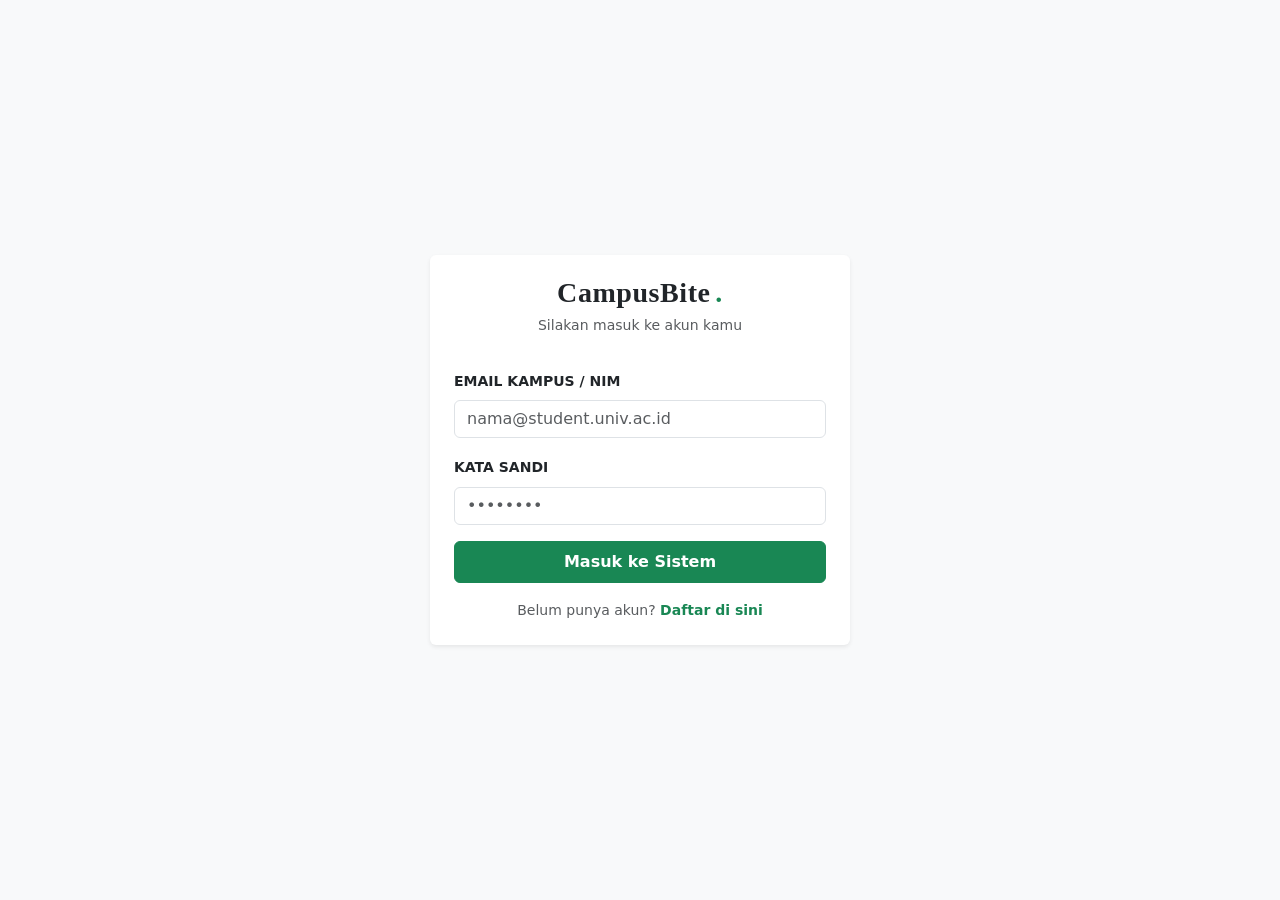
<file: login.html>
<!DOCTYPE html>
<html lang="id">
<head>
  <script>document.documentElement.classList.add("js")</script>
  <meta charset="UTF-8">
  <meta name="viewport" content="width=device-width, initial-scale=1.0">
  <title>Masuk — CampusBite</title>
  <link rel="stylesheet" href="css/vendor/bootstrap.min.css">
  <link rel="stylesheet" href="css/style.css">
</head>
<body class="bg-light d-flex align-items-center justify-content-center" style="min-height: 100vh;">

  <div class="card border-0 shadow-sm p-4" style="width: 100%; max-width: 420px;">
    <div class="text-center mb-3">
      <a href="index.html" class="brand fs-3 text-dark text-decoration-none">CampusBite<span class="text-success">.</span></a>
      <p class="text-muted small mt-1">Silakan masuk ke akun kamu</p>
    </div>
    
    <form id="loginForm">
      <div class="mb-3">
        <label class="form-label small fw-bold">EMAIL KAMPUS / NIM</label>
        <input type="text" id="loginEmail" class="form-control" placeholder="nama@student.univ.ac.id" required>
      </div>

      <div class="mb-3">
        <label class="form-label small fw-bold">KATA SANDI</label>
        <input type="password" id="loginPass" class="form-control" placeholder="••••••••" required>
      </div>

      <button type="submit" class="btn btn-success w-100 fw-bold py-2">Masuk ke Sistem</button>
    </form>

    <div class="text-center mt-3 small text-muted">
      Belum punya akun? <a href="register.html" class="text-success fw-bold">Daftar di sini</a>
    </div>
  </div>

  <script>
    document.getElementById('loginForm').addEventListener('submit', function(e) {
      e.preventDefault();
      
      // Karena role dihapus, setelah klik "Masuk", arahkan langsung ke beranda utama (index.html)
      // (Atau kamu bisa bebas akses ke dashboard seller/admin lewat tombol dropdown di header halaman utama)
      window.location.href = 'index.html';
    });
  </script>
</body>
</html>
</file>
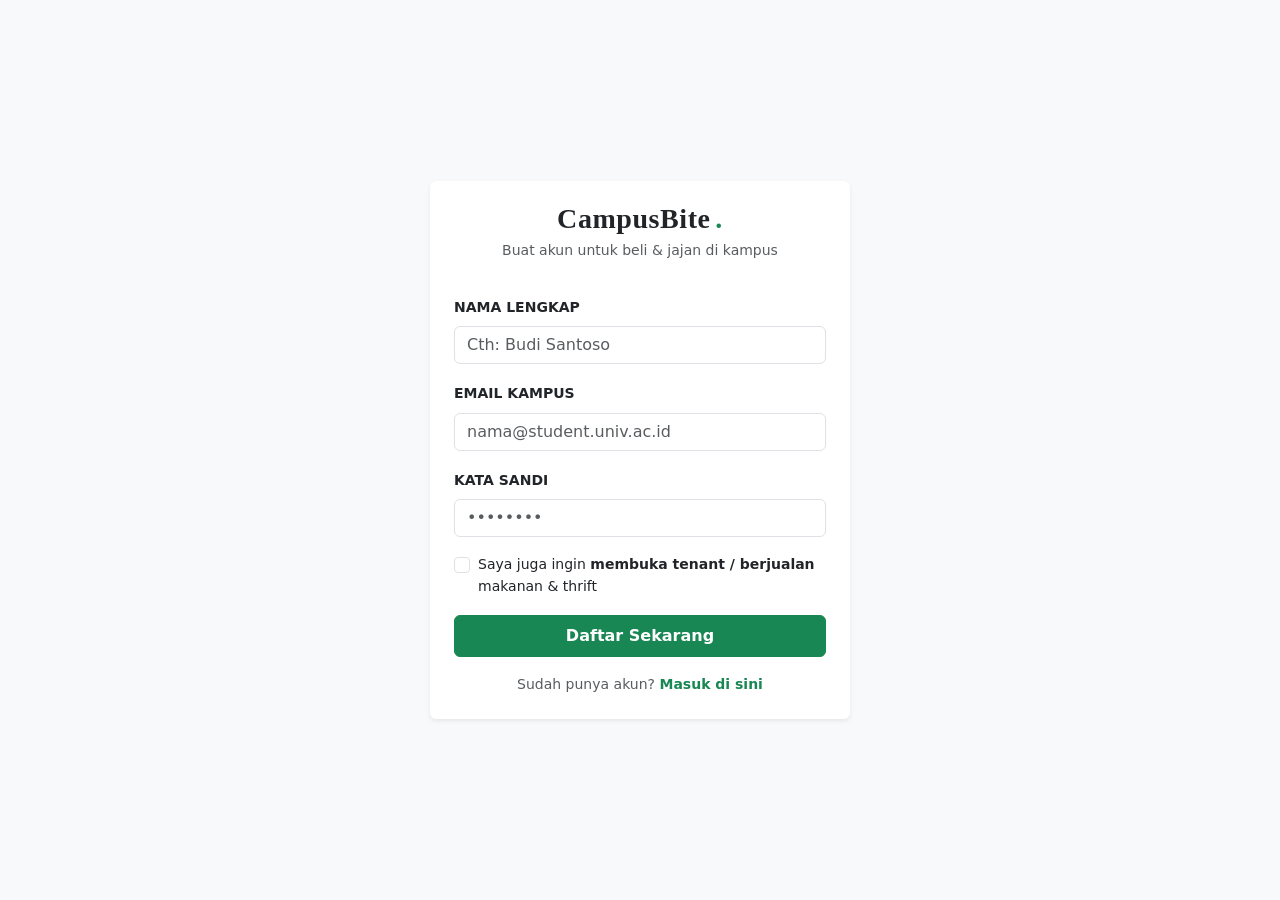
<file: register.html>
<!DOCTYPE html>
<html lang="id">
<head>
  <script>document.documentElement.classList.add("js")</script>
  <meta charset="UTF-8">
  <meta name="viewport" content="width=device-width, initial-scale=1.0">
  <title>Daftar Akun — CampusBite</title>
  <link rel="stylesheet" href="css/vendor/bootstrap.min.css">
  <link rel="stylesheet" href="css/style.css">
</head>
<body class="bg-light d-flex align-items-center justify-content-center" style="min-height: 100vh;">

  <div class="card border-0 shadow-sm p-4" style="width: 100%; max-width: 420px;">
    <div class="text-center mb-3">
      <a href="index.html" class="brand fs-3 text-dark text-decoration-none">CampusBite<span class="text-success">.</span></a>
      <p class="text-muted small mt-1">Buat akun untuk beli & jajan di kampus</p>
    </div>

    <form onsubmit="event.preventDefault(); alert('Registrasi Berhasil! Silakan masuk.'); window.location.href='login.html';">
      <div class="mb-3">
        <label class="form-label small fw-bold">NAMA LENGKAP</label>
        <input type="text" class="form-control" placeholder="Cth: Budi Santoso" required>
      </div>
      <div class="mb-3">
        <label class="form-label small fw-bold">EMAIL KAMPUS</label>
        <input type="email" class="form-control" placeholder="nama@student.univ.ac.id" required>
      </div>
      <div class="mb-3">
        <label class="form-label small fw-bold">KATA SANDI</label>
        <input type="password" class="form-control" placeholder="••••••••" required>
      </div>
      <div class="mb-3 form-check">
        <input type="checkbox" class="form-check-input" id="isSellerCheck">
        <label class="form-check-label small" for="isSellerCheck">Saya juga ingin <strong>membuka tenant / berjualan</strong> makanan & thrift</label>
      </div>
      <button type="submit" class="btn btn-success w-100 fw-bold py-2">Daftar Sekarang</button>
    </form>

    <div class="text-center mt-3 small text-muted">
      Sudah punya akun? <a href="login.html" class="text-success fw-bold">Masuk di sini</a>
    </div>
  </div>

<script src="js/vendor/bootstrap.bundle.min.js"></script>
</body>
</html>
</file>
<file: css/style.css>
/* progressive enhancement: reveal content visible without JS (crawlers/no-JS see full content; JS arms the scroll animation) */
html:not(.js) .reveal,html:not(.js) [class*="reveal"]{opacity:1!important;transform:none!important;filter:none!important}

/* ==========================================================================
   Vesta — Fashion E-commerce Template
   Custom design layer on Bootstrap 5. Vanilla, no jQuery.
   Identity: warm ink + deep oxblood accent over warm off-white.
   Display: Bodoni Moda (fashion serif) / UI+body: Manrope (grotesque sans)
   ========================================================================== */

:root {
  /* Palette */
  --ink: #1c1a17;          /* warm near-black */
  --ink-soft: #35302a;
  --wine: #7c2b3b;         /* deep oxblood accent */
  --wine-deep: #5e1f2c;
  --wine-tint: #f0e1e3;
  --paper: #f4efe6;        /* warm off-white */
  --paper-2: #efe8db;
  --sand: #e6dccb;         /* secondary warm */
  --line: #ddd2c0;
  --muted: #8a8075;
  --muted-2: #b6ab9c;
  --white: #fffdf9;
  --sale: #a8362b;

  /* Type */
  --f-display: "Bodoni Moda", Georgia, "Times New Roman", serif;
  --f-sans: "Manrope", system-ui, -apple-system, "Segoe UI", sans-serif;

  /* Rhythm */
  --container: 1240px;
  --gutter: clamp(1.25rem, 4vw, 4rem);
  --radius: 2px;
  --radius-lg: 6px;
  --ease: cubic-bezier(0.22, 1, 0.36, 1);
  --shadow: 0 24px 60px -30px rgba(28, 26, 23, 0.35);
}

/* ---------- Base ---------- */
* { box-sizing: border-box; }

html { scroll-behavior: smooth; }
@media (prefers-reduced-motion: reduce) {
  html { scroll-behavior: auto; }
  *, *::before, *::after {
    animation-duration: 0.001ms !important;
    animation-iteration-count: 1 !important;
    transition-duration: 0.001ms !important;
  }
}

body {
  font-family: var(--f-sans);
  background: var(--paper);
  color: var(--ink);
  font-size: 1rem;
  line-height: 1.6;
  -webkit-font-smoothing: antialiased;
  text-rendering: optimizeLegibility;
  overflow-x: hidden;
}

h1, h2, h3, h4, h5 {
  font-family: var(--f-display);
  font-weight: 600;
  line-height: 1.04;
  letter-spacing: -0.01em;
  color: var(--ink);
  margin: 0;
}

a { color: inherit; text-decoration: none; transition: color 0.25s var(--ease); }
img { max-width: 100%; height: auto; display: block; }
p { margin: 0 0 1rem; }

::selection { background: var(--wine); color: var(--white); }

:focus-visible {
  outline: 2px solid var(--wine);
  outline-offset: 3px;
}

.container-x {
  width: 100%;
  max-width: var(--container);
  margin-inline: auto;
  padding-inline: var(--gutter);
}

/* Utility type */
.eyebrow {
  font-family: var(--f-sans);
  font-size: 0.72rem;
  font-weight: 700;
  letter-spacing: 0.28em;
  text-transform: uppercase;
  color: var(--wine);
  display: inline-flex;
  align-items: center;
  gap: 0.6rem;
}
.eyebrow::before {
  content: "";
  width: 26px;
  height: 1px;
  background: var(--wine);
  display: inline-block;
}
.eyebrow.center::after {
  content: "";
  width: 26px;
  height: 1px;
  background: var(--wine);
  display: inline-block;
}
.eyebrow.center { justify-content: center; }
.eyebrow.center::before { content: ""; }

.section-title {
  font-size: clamp(2rem, 4.6vw, 3.4rem);
  margin: 0.6rem 0 0;
}
.lede { color: var(--ink-soft); font-size: 1.05rem; max-width: 46ch; }
.text-wine { color: var(--wine) !important; }
.serif { font-family: var(--f-display); }

.section { padding: clamp(3.5rem, 8vw, 7rem) 0; }
.section-tight { padding: clamp(2.5rem, 5vw, 4rem) 0; }

/* ---------- Buttons ---------- */
.btn-v {
  --bg: var(--ink);
  --fg: var(--white);
  display: inline-flex;
  align-items: center;
  justify-content: center;
  gap: 0.6rem;
  font-family: var(--f-sans);
  font-weight: 600;
  font-size: 0.86rem;
  letter-spacing: 0.04em;
  padding: 0.95rem 1.9rem;
  background: var(--bg);
  color: var(--fg);
  border: 1px solid var(--bg);
  border-radius: var(--radius);
  cursor: pointer;
  transition: transform 0.3s var(--ease), background 0.3s var(--ease), color 0.3s var(--ease), border-color 0.3s var(--ease);
  text-align: center;
}
.btn-v:hover { background: var(--wine); border-color: var(--wine); color: var(--white); transform: translateY(-2px); }
.btn-v.btn-wine { --bg: var(--wine); }
.btn-v.btn-wine:hover { background: var(--wine-deep); border-color: var(--wine-deep); }
.btn-v.btn-ghost { --bg: transparent; --fg: var(--ink); border-color: var(--ink); }
.btn-v.btn-ghost:hover { background: var(--ink); color: var(--white); }
.btn-v.btn-light { --bg: var(--paper); --fg: var(--ink); border-color: var(--paper); }
.btn-v.btn-block { width: 100%; }
.btn-v.btn-lg { padding: 1.1rem 2.4rem; font-size: 0.92rem; }

.link-underline {
  font-weight: 600;
  font-size: 0.86rem;
  letter-spacing: 0.06em;
  text-transform: uppercase;
  display: inline-flex;
  align-items: center;
  gap: 0.5rem;
  padding-bottom: 3px;
  border-bottom: 1px solid var(--ink);
}
.link-underline:hover { color: var(--wine); border-color: var(--wine); }
.link-underline svg { transition: transform 0.3s var(--ease); }
.link-underline:hover svg { transform: translateX(4px); }

/* ---------- Announcement bar ---------- */
.announce {
  background: var(--ink);
  color: var(--paper);
  font-size: 0.76rem;
  letter-spacing: 0.14em;
  text-transform: uppercase;
  text-align: center;
  padding: 0.55rem 1rem;
  font-weight: 600;
}
.announce strong { color: #e7b9bf; font-weight: 700; }

/* ---------- Navbar ---------- */
.site-header {
  position: sticky;
  top: 0;
  z-index: 1030;
  background: rgba(244, 239, 230, 0.82);
  backdrop-filter: blur(14px);
  border-bottom: 1px solid transparent;
  transition: box-shadow 0.35s var(--ease), background 0.35s var(--ease), border-color 0.35s var(--ease);
}
.site-header.is-stuck {
  background: rgba(244, 239, 230, 0.96);
  border-bottom-color: var(--line);
  box-shadow: 0 10px 30px -22px rgba(28,26,23,0.4);
}
.nav-inner {
  display: flex;
  align-items: center;
  justify-content: space-between;
  gap: 1.5rem;
  height: 74px;
}
.brand {
  font-family: var(--f-display);
  font-weight: 600;
  font-size: 1.7rem;
  letter-spacing: 0.02em;
  line-height: 1;
  display: inline-flex;
  align-items: center;
  gap: 0.3rem;
}
.brand .dot { color: var(--wine); }
.nav-links {
  display: flex;
  align-items: center;
  gap: 2rem;
  list-style: none;
  margin: 0;
  padding: 0;
}
.nav-links a {
  font-size: 0.82rem;
  font-weight: 600;
  letter-spacing: 0.08em;
  text-transform: uppercase;
  position: relative;
  padding: 0.4rem 0;
}
.nav-links a::after {
  content: "";
  position: absolute;
  left: 0; bottom: 0;
  width: 0; height: 1.5px;
  background: var(--wine);
  transition: width 0.3s var(--ease);
}
.nav-links a:hover, .nav-links a[aria-current="page"] { color: var(--wine); }
.nav-links a:hover::after, .nav-links a[aria-current="page"]::after { width: 100%; }

.nav-actions { display: flex; align-items: center; gap: 0.4rem; }
.icon-btn {
  width: 44px; height: 44px;
  display: inline-flex; align-items: center; justify-content: center;
  background: transparent;
  border: none;
  color: var(--ink);
  cursor: pointer;
  border-radius: 50%;
  position: relative;
  transition: background 0.25s var(--ease), color 0.25s var(--ease);
}
.icon-btn:hover { background: var(--sand); color: var(--wine); }
.icon-btn svg { width: 21px; height: 21px; }
.cart-pill { position: relative; }
.cart-count {
  position: absolute;
  top: 5px; right: 4px;
  min-width: 18px; height: 18px;
  padding: 0 4px;
  background: var(--wine);
  color: var(--white);
  font-family: var(--f-sans);
  font-size: 0.66rem;
  font-weight: 700;
  border-radius: 20px;
  display: flex; align-items: center; justify-content: center;
  line-height: 1;
}
.cart-count.pop { animation: pop 0.4s var(--ease); }
@keyframes pop { 0%{transform:scale(1);} 40%{transform:scale(1.5);} 100%{transform:scale(1);} }
.nav-toggle { display: none; }

/* Search dropdown */
.search-panel {
  position: absolute;
  left: 0; right: 0; top: 100%;
  background: var(--paper);
  border-bottom: 1px solid var(--line);
  box-shadow: var(--shadow);
  padding: 2rem 0;
  transform: translateY(-12px);
  opacity: 0;
  visibility: hidden;
  transition: transform 0.3s var(--ease), opacity 0.3s var(--ease), visibility 0.3s;
}
.search-panel.open { transform: translateY(0); opacity: 1; visibility: visible; }
.search-form { display: flex; align-items: center; gap: 1rem; border-bottom: 2px solid var(--ink); padding-bottom: 0.8rem; }
.search-form input {
  flex: 1; border: none; background: transparent;
  font-family: var(--f-display); font-size: clamp(1.4rem, 3vw, 2.2rem);
  color: var(--ink);
}
.search-form input:focus { outline: none; }
.search-form input::placeholder { color: var(--muted-2); }
.search-suggest { margin-top: 1.2rem; display: flex; flex-wrap: wrap; gap: 0.6rem; }
.search-suggest span { font-size: 0.72rem; text-transform: uppercase; letter-spacing: 0.12em; color: var(--muted); align-self: center; }
.search-suggest a { font-size: 0.82rem; padding: 0.35rem 0.9rem; border: 1px solid var(--line); border-radius: 20px; }
.search-suggest a:hover { border-color: var(--wine); color: var(--wine); }

/* Mobile nav */
.mobile-nav {
  position: fixed;
  inset: 0 0 0 auto;
  width: min(84vw, 360px);
  background: var(--paper);
  z-index: 1080;
  transform: translateX(100%);
  transition: transform 0.4s var(--ease);
  display: flex;
  flex-direction: column;
  padding: 1.5rem;
  overflow-y: auto;
}
.mobile-nav.open { transform: translateX(0); }
.mobile-nav-head { display: flex; align-items: center; justify-content: space-between; margin-bottom: 2rem; }
.mobile-nav ul { list-style: none; margin: 0; padding: 0; }
.mobile-nav ul li { border-bottom: 1px solid var(--line); }
.mobile-nav ul a {
  display: block;
  font-family: var(--f-display);
  font-size: 1.5rem;
  padding: 1rem 0;
}
.mobile-nav ul a:hover { color: var(--wine); padding-left: 0.5rem; }
.mobile-nav-foot { margin-top: auto; padding-top: 2rem; font-size: 0.82rem; color: var(--muted); }
.scrim {
  position: fixed; inset: 0;
  background: rgba(28,26,23,0.5);
  z-index: 1070;
  opacity: 0; visibility: hidden;
  transition: opacity 0.35s var(--ease), visibility 0.35s;
  backdrop-filter: blur(2px);
}
.scrim.open { opacity: 1; visibility: visible; }

/* ---------- Hero ---------- */
.hero {
  position: relative;
  background: var(--paper-2);
  overflow: hidden;
}
.hero-grid {
  display: grid;
  grid-template-columns: 1.05fr 1fr;
  align-items: stretch;
  min-height: min(84vh, 760px);
}
.hero-copy {
  display: flex;
  flex-direction: column;
  justify-content: center;
  padding: clamp(2rem, 6vw, 5rem) var(--gutter);
  padding-right: clamp(2rem, 5vw, 4rem);
}
.hero-copy .season { margin-bottom: 1.5rem; }
.hero-title {
  font-size: clamp(2.8rem, 7vw, 5.6rem);
  line-height: 0.98;
  margin-bottom: 1.4rem;
}
.hero-title em { font-style: italic; color: var(--wine); }
.hero-copy p { font-size: 1.1rem; color: var(--ink-soft); max-width: 42ch; margin-bottom: 2rem; }
.hero-cta { display: flex; flex-wrap: wrap; gap: 0.9rem; align-items: center; }
.hero-media { position: relative; overflow: hidden; }
.hero-media img { width: 100%; height: 100%; object-fit: cover; }
.hero-tag {
  position: absolute;
  left: clamp(1rem, 3vw, 2rem); bottom: clamp(1rem, 3vw, 2rem);
  background: rgba(244,239,230,0.94);
  backdrop-filter: blur(6px);
  padding: 0.9rem 1.2rem;
  border-radius: var(--radius);
  max-width: 240px;
}
.hero-tag .p-name { font-family: var(--f-sans); font-size: 0.78rem; font-weight: 700; letter-spacing: 0.06em; text-transform: uppercase; }
.hero-tag .p-price { color: var(--wine); font-weight: 700; font-size: 0.9rem; margin-top: 2px; }
.hero-marquee {
  display: flex; gap: 3rem;
  padding: 0.9rem 0;
  border-top: 1px solid var(--line);
  border-bottom: 1px solid var(--line);
  overflow: hidden;
  white-space: nowrap;
  background: var(--paper);
}
.hero-marquee .track { display: inline-flex; gap: 3rem; align-items: center; animation: marquee 26s linear infinite; }
.hero-marquee span { font-family: var(--f-display); font-size: 1.1rem; font-style: italic; color: var(--ink-soft); display: inline-flex; align-items: center; gap: 3rem; }
.hero-marquee span::after { content: "✦"; color: var(--wine); font-style: normal; font-size: 0.8rem; }
@keyframes marquee { to { transform: translateX(-50%); } }

/* ---------- Category tiles ---------- */
.cat-grid { display: grid; grid-template-columns: repeat(4, 1fr); gap: 1.1rem; }
.cat-tile {
  position: relative;
  display: block;
  overflow: hidden;
  border-radius: var(--radius-lg);
  aspect-ratio: 3 / 4;
  background: var(--sand);
}
.cat-tile img {
  width: 100%; height: 100%; object-fit: cover;
  transition: transform 0.7s var(--ease);
}
.cat-tile:hover img { transform: scale(1.06); }
.cat-tile::after {
  content: "";
  position: absolute; inset: 0;
  background: linear-gradient(to top, rgba(28,26,23,0.62), rgba(28,26,23,0) 55%);
}
.cat-label {
  position: absolute; left: 0; right: 0; bottom: 0;
  z-index: 2;
  padding: 1.4rem;
  color: var(--white);
  display: flex; align-items: flex-end; justify-content: space-between;
}
.cat-label h3 { color: var(--white); font-size: 1.5rem; }
.cat-label .count { font-family: var(--f-sans); font-size: 0.72rem; letter-spacing: 0.1em; text-transform: uppercase; opacity: 0.85; }
.cat-tile .go {
  width: 40px; height: 40px; flex: none;
  border-radius: 50%;
  background: var(--paper);
  color: var(--ink);
  display: flex; align-items: center; justify-content: center;
  transform: translateY(8px);
  opacity: 0;
  transition: transform 0.4s var(--ease), opacity 0.4s var(--ease);
}
.cat-tile:hover .go { transform: translateY(0); opacity: 1; }

/* ---------- Section head ---------- */
.section-head {
  display: flex;
  align-items: flex-end;
  justify-content: space-between;
  gap: 1.5rem;
  margin-bottom: 2.4rem;
  flex-wrap: wrap;
}
.section-head.center { flex-direction: column; align-items: center; text-align: center; }

/* ---------- Product filter tabs ---------- */
.filter-bar {
  display: flex;
  gap: 0.4rem;
  flex-wrap: wrap;
}
.filter-btn {
  font-family: var(--f-sans);
  font-size: 0.8rem;
  font-weight: 600;
  letter-spacing: 0.06em;
  text-transform: uppercase;
  padding: 0.55rem 1.1rem;
  background: transparent;
  border: 1px solid var(--line);
  border-radius: 30px;
  color: var(--ink-soft);
  cursor: pointer;
  transition: all 0.25s var(--ease);
}
.filter-btn:hover { border-color: var(--ink); color: var(--ink); }
.filter-btn.active { background: var(--ink); border-color: var(--ink); color: var(--white); }

/* ---------- Product cards ---------- */
.product-grid { display: grid; grid-template-columns: repeat(4, 1fr); gap: 1.6rem 1.4rem; }
.product-card {
  position: relative;
  transition: opacity 0.4s var(--ease), transform 0.4s var(--ease);
}
.product-card.hide { display: none; }
.pc-media {
  position: relative;
  overflow: hidden;
  border-radius: var(--radius-lg);
  aspect-ratio: 3 / 4;
  background: var(--sand);
  margin-bottom: 0.9rem;
}
.pc-media img {
  width: 100%; height: 100%; object-fit: cover;
  transition: transform 0.7s var(--ease), opacity 0.5s var(--ease);
}
.product-card:hover .pc-media img { transform: scale(1.05); }
.pc-badges { position: absolute; top: 0.8rem; left: 0.8rem; z-index: 3; display: flex; flex-direction: column; gap: 0.35rem; }
.badge-v {
  font-family: var(--f-sans);
  font-size: 0.64rem; font-weight: 700; letter-spacing: 0.1em; text-transform: uppercase;
  padding: 0.32rem 0.55rem;
  border-radius: 2px;
  color: var(--white);
  background: var(--ink);
  line-height: 1;
}
.badge-v.sale { background: var(--sale); }
.badge-v.new { background: var(--wine); }
.badge-v.soft { background: var(--paper); color: var(--ink); }
.pc-wish {
  position: absolute; top: 0.7rem; right: 0.7rem; z-index: 3;
  width: 38px; height: 38px;
  border-radius: 50%;
  border: none;
  background: rgba(244,239,230,0.9);
  color: var(--ink);
  display: flex; align-items: center; justify-content: center;
  cursor: pointer;
  opacity: 0;
  transform: translateY(-6px);
  transition: all 0.3s var(--ease);
}
.product-card:hover .pc-wish { opacity: 1; transform: translateY(0); }
.pc-wish:hover { background: var(--white); color: var(--wine); }
.pc-wish svg { width: 18px; height: 18px; }
.pc-wish.active { color: var(--wine); }
.pc-wish.active svg { fill: var(--wine); }
.pc-add {
  position: absolute;
  left: 0.8rem; right: 0.8rem; bottom: 0.8rem;
  z-index: 3;
  opacity: 0;
  transform: translateY(12px);
  transition: all 0.35s var(--ease);
}
.product-card:hover .pc-add, .product-card:focus-within .pc-add { opacity: 1; transform: translateY(0); }
.pc-info { display: flex; flex-direction: column; gap: 0.15rem; }
.pc-cat { font-size: 0.68rem; letter-spacing: 0.14em; text-transform: uppercase; color: var(--muted); font-weight: 600; }
.pc-name { font-family: var(--f-display); font-size: 1.12rem; font-weight: 600; }
.pc-name a:hover { color: var(--wine); }
.pc-price { display: flex; align-items: baseline; gap: 0.5rem; margin-top: 0.1rem; }
.pc-price .now { font-family: var(--f-sans); font-weight: 700; font-size: 0.98rem; }
.pc-price .was { color: var(--muted); text-decoration: line-through; font-size: 0.85rem; }
.pc-price .now.on-sale { color: var(--sale); }
.pc-swatches { display: flex; gap: 0.3rem; margin-top: 0.4rem; }
.pc-swatch { width: 14px; height: 14px; border-radius: 50%; border: 1px solid rgba(0,0,0,0.12); }
.pc-swatch.more { border: none; font-size: 0.62rem; color: var(--muted); width: auto; }

/* ---------- New arrivals scroll snap ---------- */
.snap-row {
  display: flex;
  gap: 1.4rem;
  overflow-x: auto;
  scroll-snap-type: x mandatory;
  padding-bottom: 1.2rem;
  margin-inline: calc(-1 * var(--gutter));
  padding-inline: var(--gutter);
  scrollbar-width: thin;
  scrollbar-color: var(--line) transparent;
}
.snap-row::-webkit-scrollbar { height: 6px; }
.snap-row::-webkit-scrollbar-track { background: transparent; }
.snap-row::-webkit-scrollbar-thumb { background: var(--line); border-radius: 20px; }
.snap-item {
  flex: 0 0 clamp(220px, 26vw, 300px);
  scroll-snap-align: start;
}
.snap-nav { display: flex; gap: 0.5rem; }
.snap-nav button {
  width: 46px; height: 46px; border-radius: 50%;
  border: 1px solid var(--line); background: transparent; color: var(--ink);
  cursor: pointer; display: flex; align-items: center; justify-content: center;
  transition: all 0.25s var(--ease);
}
.snap-nav button:hover { background: var(--ink); border-color: var(--ink); color: var(--white); }

/* ---------- Lookbook ---------- */
.lookbook { background: var(--ink); color: var(--paper); }
.lookbook h2, .lookbook h3 { color: var(--paper); }
.lookbook .eyebrow { color: #e7b9bf; }
.lookbook .eyebrow::before, .lookbook .eyebrow.center::after { background: #e7b9bf; }
.look-grid { display: grid; grid-template-columns: 1fr 1fr; gap: 1.4rem; }
.look-card { position: relative; overflow: hidden; border-radius: var(--radius-lg); aspect-ratio: 4 / 5; }
.look-card img { width: 100%; height: 100%; object-fit: cover; transition: transform 0.8s var(--ease); }
.look-card:hover img { transform: scale(1.05); }
.look-card .look-body {
  position: absolute; inset: auto 0 0 0;
  padding: 2rem;
  background: linear-gradient(to top, rgba(28,26,23,0.8), transparent);
  color: var(--white);
}
.look-card .look-body h3 { color: var(--white); font-size: clamp(1.4rem, 2.5vw, 2rem); margin-bottom: 0.4rem; }
.look-card .look-body p { color: rgba(255,253,249,0.82); margin-bottom: 1rem; font-size: 0.95rem; max-width: 34ch; }

/* ---------- Countdown promo strip ---------- */
.promo-strip { background: var(--wine); color: var(--white); }
.promo-inner { display: flex; align-items: center; justify-content: space-between; gap: 2rem; flex-wrap: wrap; }
.promo-inner h2 { color: var(--white); font-size: clamp(1.8rem, 4vw, 2.8rem); }
.promo-inner p { color: rgba(255,253,249,0.85); margin: 0.4rem 0 0; }
.countdown { display: flex; gap: 0.8rem; }
.cd-unit {
  background: rgba(255,253,249,0.12);
  border: 1px solid rgba(255,253,249,0.25);
  border-radius: var(--radius);
  padding: 0.8rem 1rem;
  min-width: 74px;
  text-align: center;
}
.cd-unit .num { font-family: var(--f-display); font-size: 2rem; line-height: 1; color: var(--white); display: block; font-variant-numeric: tabular-nums; }
.cd-unit .lab { font-size: 0.64rem; letter-spacing: 0.14em; text-transform: uppercase; opacity: 0.8; margin-top: 0.4rem; display: block; }

/* ---------- Brand values ---------- */
.values-grid { display: grid; grid-template-columns: repeat(3, 1fr); gap: 1.4rem; }
.value-card {
  padding: 2.4rem 2rem;
  background: var(--white);
  border: 1px solid var(--line);
  border-radius: var(--radius-lg);
  transition: transform 0.35s var(--ease), box-shadow 0.35s var(--ease);
}
.value-card:hover { transform: translateY(-4px); box-shadow: var(--shadow); }
.value-icon {
  width: 52px; height: 52px;
  border-radius: 50%;
  background: var(--wine-tint);
  color: var(--wine);
  display: flex; align-items: center; justify-content: center;
  margin-bottom: 1.4rem;
}
.value-icon svg { width: 24px; height: 24px; }
.value-card h3 { font-size: 1.35rem; margin-bottom: 0.5rem; }
.value-card p { color: var(--ink-soft); margin: 0; font-size: 0.95rem; }

/* ---------- Stats / counters ---------- */
.stats-row { display: grid; grid-template-columns: repeat(4, 1fr); gap: 1rem; text-align: center; }
.stat .num { font-family: var(--f-display); font-size: clamp(2.4rem, 5vw, 3.6rem); line-height: 1; color: var(--wine); }
.stat .lab { font-size: 0.76rem; letter-spacing: 0.14em; text-transform: uppercase; color: var(--muted); margin-top: 0.5rem; }

/* ---------- Testimonials ---------- */
.testi { position: relative; }
.testi-track { position: relative; min-height: 220px; }
.testi-slide {
  position: absolute; inset: 0;
  opacity: 0; visibility: hidden;
  transform: translateY(10px);
  transition: opacity 0.5s var(--ease), transform 0.5s var(--ease), visibility 0.5s;
  text-align: center;
  max-width: 760px; margin-inline: auto;
}
.testi-slide.active { opacity: 1; visibility: visible; transform: translateY(0); position: relative; }
.testi-quote { font-family: var(--f-display); font-size: clamp(1.4rem, 3vw, 2.1rem); line-height: 1.32; margin-bottom: 1.4rem; }
.testi-quote::before { content: "“"; color: var(--wine); }
.testi-quote::after { content: "”"; color: var(--wine); }
.testi-who { display: flex; align-items: center; justify-content: center; gap: 0.8rem; }
.testi-who img { width: 46px; height: 46px; border-radius: 50%; object-fit: cover; }
.testi-who .n { font-weight: 700; font-size: 0.9rem; }
.testi-who .r { font-size: 0.78rem; color: var(--muted); }
.testi-dots { display: flex; gap: 0.5rem; justify-content: center; margin-top: 2rem; }
.testi-dots button { width: 9px; height: 9px; border-radius: 50%; border: none; background: var(--line); cursor: pointer; transition: all 0.25s var(--ease); padding: 0; }
.testi-dots button.active { background: var(--wine); width: 26px; border-radius: 20px; }
.stars { color: var(--wine); letter-spacing: 2px; margin-bottom: 1rem; font-size: 0.9rem; }

/* ---------- Newsletter ---------- */
.newsletter { position: relative; background: var(--paper-2); overflow: hidden; }
.nl-inner { max-width: 620px; margin-inline: auto; text-align: center; }
.nl-form { display: flex; gap: 0.6rem; margin-top: 1.8rem; }
.nl-form input {
  flex: 1;
  border: 1px solid var(--line);
  background: var(--white);
  border-radius: var(--radius);
  padding: 1rem 1.2rem;
  font-family: var(--f-sans);
  font-size: 0.95rem;
  color: var(--ink);
}
.nl-form input:focus { outline: none; border-color: var(--wine); }
.nl-note { font-size: 0.78rem; color: var(--muted); margin-top: 1rem; }
.nl-ok { color: var(--wine); font-weight: 600; margin-top: 1rem; display: none; }
.nl-ok.show { display: block; }

/* ---------- Footer ---------- */
.site-footer { background: var(--ink); color: var(--paper-2); padding-top: clamp(3.5rem, 7vw, 6rem); }
.footer-top { display: grid; grid-template-columns: 1.6fr 1fr 1fr 1fr; gap: 2.5rem; padding-bottom: 3.5rem; border-bottom: 1px solid rgba(255,253,249,0.12); }
.site-footer .brand { color: var(--paper); font-size: 2rem; }
.footer-about { color: rgba(244,239,230,0.7); max-width: 34ch; margin: 1.2rem 0 1.6rem; font-size: 0.95rem; }
.footer-social { display: flex; gap: 0.6rem; }
.footer-social a {
  width: 40px; height: 40px; border-radius: 50%;
  border: 1px solid rgba(255,253,249,0.2);
  display: flex; align-items: center; justify-content: center;
  transition: all 0.25s var(--ease);
}
.footer-social a:hover { background: var(--wine); border-color: var(--wine); color: var(--white); }
.footer-social svg { width: 18px; height: 18px; }
.footer-col h4 { font-family: var(--f-sans); font-size: 0.76rem; letter-spacing: 0.14em; text-transform: uppercase; color: var(--paper); margin-bottom: 1.2rem; font-weight: 700; }
.footer-col ul { list-style: none; margin: 0; padding: 0; display: flex; flex-direction: column; gap: 0.7rem; }
.footer-col a { color: rgba(244,239,230,0.7); font-size: 0.92rem; }
.footer-col a:hover { color: var(--paper); padding-left: 4px; }
.footer-contact li { display: flex; gap: 0.6rem; color: rgba(244,239,230,0.7); font-size: 0.92rem; margin-bottom: 0.7rem; }
.footer-contact svg { width: 17px; flex: none; color: #e7b9bf; margin-top: 3px; }
.footer-bottom {
  display: flex; align-items: center; justify-content: space-between;
  gap: 1rem; flex-wrap: wrap;
  padding: 1.8rem 0;
  font-size: 0.82rem; color: rgba(244,239,230,0.6);
}
.footer-pay { display: flex; gap: 0.5rem; align-items: center; }
.footer-pay span { padding: 0.3rem 0.6rem; border: 1px solid rgba(255,253,249,0.18); border-radius: 3px; font-size: 0.68rem; letter-spacing: 0.08em; text-transform: uppercase; }

/* ==========================================================================
   Cart Drawer
   ========================================================================== */
.cart-drawer {
  position: fixed;
  inset: 0 0 0 auto;
  width: min(92vw, 430px);
  background: var(--paper);
  z-index: 1090;
  transform: translateX(100%);
  transition: transform 0.42s var(--ease);
  display: flex;
  flex-direction: column;
  box-shadow: -30px 0 80px -40px rgba(28,26,23,0.5);
}
.cart-drawer.open { transform: translateX(0); }
.cart-head {
  display: flex; align-items: center; justify-content: space-between;
  padding: 1.4rem 1.5rem;
  border-bottom: 1px solid var(--line);
}
.cart-head h2 { font-size: 1.4rem; display: flex; align-items: baseline; gap: 0.5rem; }
.cart-head .qty-note { font-family: var(--f-sans); font-size: 0.8rem; color: var(--muted); font-weight: 500; }
.cart-free {
  padding: 0.9rem 1.5rem;
  background: var(--wine-tint);
  font-size: 0.82rem;
  color: var(--wine-deep);
  text-align: center;
}
.cart-free strong { font-weight: 700; }
.cart-progress { height: 4px; background: var(--sand); border-radius: 20px; margin-top: 0.6rem; overflow: hidden; }
.cart-progress span { display: block; height: 100%; background: var(--wine); width: 0; transition: width 0.5s var(--ease); }
.cart-items { flex: 1; overflow-y: auto; padding: 0.5rem 1.5rem; }
.cart-empty { text-align: center; padding: 4rem 1rem; color: var(--muted); }
.cart-empty svg { width: 48px; height: 48px; margin-bottom: 1rem; color: var(--muted-2); }
.cart-line {
  display: grid;
  grid-template-columns: 74px 1fr auto;
  gap: 1rem;
  padding: 1.2rem 0;
  border-bottom: 1px solid var(--line);
  align-items: start;
}
.cart-line img { width: 74px; height: 94px; object-fit: cover; border-radius: var(--radius); background: var(--sand); }
.cl-name { font-family: var(--f-display); font-size: 1rem; font-weight: 600; line-height: 1.2; }
.cl-meta { font-size: 0.76rem; color: var(--muted); margin: 0.2rem 0 0.6rem; }
.cl-price { font-weight: 700; font-size: 0.9rem; }
.cl-remove { background: none; border: none; color: var(--muted); font-size: 0.74rem; text-decoration: underline; cursor: pointer; padding: 0; margin-top: 0.5rem; }
.cl-remove:hover { color: var(--sale); }
.cl-right { text-align: right; display: flex; flex-direction: column; align-items: flex-end; gap: 0.6rem; }
.qty-stepper {
  display: inline-flex; align-items: center;
  border: 1px solid var(--line); border-radius: 30px;
  overflow: hidden;
}
.qty-stepper button {
  width: 30px; height: 30px; border: none; background: transparent;
  cursor: pointer; color: var(--ink); font-size: 1rem; line-height: 1;
  display: flex; align-items: center; justify-content: center;
  transition: background 0.2s var(--ease);
}
.qty-stepper button:hover { background: var(--sand); color: var(--wine); }
.qty-stepper button:disabled { opacity: 0.35; cursor: not-allowed; }
.qty-stepper .q { min-width: 30px; text-align: center; font-weight: 700; font-size: 0.85rem; font-variant-numeric: tabular-nums; }
.cart-foot { border-top: 1px solid var(--line); padding: 1.4rem 1.5rem 1.6rem; }
.cart-sub { display: flex; justify-content: space-between; align-items: baseline; margin-bottom: 0.3rem; }
.cart-sub .l { font-size: 0.82rem; letter-spacing: 0.1em; text-transform: uppercase; color: var(--muted); }
.cart-sub .v { font-family: var(--f-display); font-size: 1.6rem; }
.cart-ship-note { font-size: 0.78rem; color: var(--muted); margin-bottom: 1rem; }
.cart-foot .btn-v { margin-top: 0.3rem; }
.cart-continue { text-align: center; margin-top: 0.8rem; }
.cart-continue button { background: none; border: none; color: var(--ink); font-size: 0.82rem; text-decoration: underline; cursor: pointer; }

/* ==========================================================================
   Product Detail Page
   ========================================================================== */
.breadcrumb-v { padding: 1.4rem 0; font-size: 0.78rem; color: var(--muted); letter-spacing: 0.04em; }
.breadcrumb-v a:hover { color: var(--wine); }
.breadcrumb-v .sep { margin: 0 0.5rem; }
.breadcrumb-v .cur { color: var(--ink); }

.pdp-grid { display: grid; grid-template-columns: 1.1fr 1fr; gap: clamp(2rem, 5vw, 4.5rem); align-items: start; }
.pdp-gallery { display: grid; grid-template-columns: 84px 1fr; gap: 1rem; position: sticky; top: 96px; }
.pdp-thumbs { display: flex; flex-direction: column; gap: 0.7rem; }
.pdp-thumb {
  border: 1px solid var(--line);
  border-radius: var(--radius);
  overflow: hidden;
  cursor: pointer;
  aspect-ratio: 3 / 4;
  background: var(--sand);
  padding: 0;
  transition: border-color 0.25s var(--ease);
}
.pdp-thumb img { width: 100%; height: 100%; object-fit: cover; }
.pdp-thumb.active { border-color: var(--ink); }
.pdp-thumb:hover { border-color: var(--wine); }
.pdp-main-img {
  position: relative;
  border-radius: var(--radius-lg);
  overflow: hidden;
  aspect-ratio: 3 / 4;
  background: var(--sand);
  cursor: zoom-in;
}
.pdp-main-img img { width: 100%; height: 100%; object-fit: cover; }
.pdp-main-img .zoom-hint {
  position: absolute; bottom: 1rem; right: 1rem;
  background: rgba(244,239,230,0.9);
  border-radius: 30px; padding: 0.4rem 0.9rem;
  font-size: 0.72rem; letter-spacing: 0.08em; text-transform: uppercase; font-weight: 600;
  display: flex; align-items: center; gap: 0.4rem;
}
.pdp-badges { position: absolute; top: 1rem; left: 1rem; z-index: 3; display: flex; gap: 0.4rem; }

.pdp-info .pdp-cat { font-size: 0.72rem; letter-spacing: 0.16em; text-transform: uppercase; color: var(--wine); font-weight: 700; }
.pdp-title { font-size: clamp(2rem, 4vw, 2.8rem); margin: 0.6rem 0 0.8rem; }
.pdp-rating { display: flex; align-items: center; gap: 0.6rem; margin-bottom: 1.2rem; font-size: 0.85rem; color: var(--muted); }
.pdp-rating .stars { margin: 0; }
.pdp-price { display: flex; align-items: baseline; gap: 0.8rem; margin-bottom: 1.4rem; }
.pdp-price .now { font-family: var(--f-display); font-size: 2rem; }
.pdp-price .now.sale { color: var(--sale); }
.pdp-price .was { color: var(--muted); text-decoration: line-through; font-size: 1.1rem; }
.pdp-price .save { background: var(--wine-tint); color: var(--wine-deep); font-size: 0.72rem; font-weight: 700; padding: 0.25rem 0.6rem; border-radius: 3px; letter-spacing: 0.06em; }
.pdp-desc { color: var(--ink-soft); margin-bottom: 1.8rem; }

.opt-block { margin-bottom: 1.6rem; }
.opt-head { display: flex; align-items: center; justify-content: space-between; margin-bottom: 0.7rem; }
.opt-head .lab { font-size: 0.78rem; letter-spacing: 0.1em; text-transform: uppercase; font-weight: 700; }
.opt-head .val { font-size: 0.85rem; color: var(--ink-soft); }
.opt-head a { font-size: 0.78rem; color: var(--wine); text-decoration: underline; }

.swatches { display: flex; gap: 0.6rem; }
.swatch {
  width: 38px; height: 38px; border-radius: 50%;
  border: 1px solid var(--line);
  cursor: pointer; position: relative;
  padding: 0;
  transition: transform 0.2s var(--ease);
}
.swatch::after {
  content: ""; position: absolute; inset: -4px;
  border: 1.5px solid transparent; border-radius: 50%;
  transition: border-color 0.2s var(--ease);
}
.swatch:hover { transform: scale(1.06); }
.swatch.active::after { border-color: var(--ink); }

.sizes { display: flex; flex-wrap: wrap; gap: 0.5rem; }
.size-btn {
  min-width: 52px;
  padding: 0.7rem 0.9rem;
  border: 1px solid var(--line);
  background: var(--white);
  border-radius: var(--radius);
  font-family: var(--f-sans);
  font-weight: 600; font-size: 0.85rem;
  cursor: pointer;
  transition: all 0.2s var(--ease);
  position: relative;
}
.size-btn:hover:not(:disabled) { border-color: var(--ink); }
.size-btn.active { background: var(--ink); border-color: var(--ink); color: var(--white); }
.size-btn:disabled {
  color: var(--muted-2);
  cursor: not-allowed;
  background: var(--paper-2);
  overflow: hidden;
}
.size-btn:disabled::after {
  content: ""; position: absolute; inset: 0;
  background: linear-gradient(to top left, transparent calc(50% - 0.5px), var(--muted-2), transparent calc(50% + 0.5px));
}

.pdp-actions { display: flex; gap: 0.7rem; align-items: stretch; margin: 1.8rem 0 1.2rem; }
.pdp-actions .qty-stepper { border-radius: var(--radius); }
.pdp-actions .qty-stepper button { width: 46px; height: 100%; }
.pdp-actions .qty-stepper .q { min-width: 40px; }
.pdp-actions .btn-v { flex: 1; }
.wish-big {
  width: 54px; flex: none;
  border: 1px solid var(--line);
  background: var(--white);
  border-radius: var(--radius);
  cursor: pointer; color: var(--ink);
  display: flex; align-items: center; justify-content: center;
  transition: all 0.25s var(--ease);
}
.wish-big:hover { border-color: var(--wine); color: var(--wine); }
.wish-big.active { color: var(--wine); background: var(--wine-tint); border-color: var(--wine); }
.wish-big.active svg { fill: var(--wine); }

.pdp-meta { border-top: 1px solid var(--line); padding-top: 1.4rem; display: flex; flex-direction: column; gap: 0.6rem; }
.pdp-meta div { display: flex; align-items: center; gap: 0.7rem; font-size: 0.88rem; color: var(--ink-soft); }
.pdp-meta svg { width: 19px; color: var(--wine); flex: none; }

.stock-line { display: flex; align-items: center; gap: 0.5rem; font-size: 0.85rem; margin-bottom: 1.4rem; }
.stock-dot { width: 9px; height: 9px; border-radius: 50%; background: #f4b6a6; box-shadow: 0 0 0 3px rgba(74,143,95,0.18); }
.stock-line strong { color: var(--ink); }

/* Tabs */
.pdp-tabs { margin-top: clamp(3rem, 6vw, 5rem); }
.tab-nav { display: flex; gap: 0.5rem; border-bottom: 1px solid var(--line); flex-wrap: wrap; }
.tab-btn {
  font-family: var(--f-sans);
  font-size: 0.86rem; font-weight: 600; letter-spacing: 0.04em;
  padding: 1rem 1.4rem;
  background: none; border: none;
  border-bottom: 2px solid transparent;
  color: var(--muted);
  cursor: pointer;
  margin-bottom: -1px;
  transition: color 0.25s var(--ease), border-color 0.25s var(--ease);
}
.tab-btn:hover { color: var(--ink); }
.tab-btn.active { color: var(--ink); border-bottom-color: var(--wine); }
.tab-panel { display: none; padding: 2.4rem 0; }
.tab-panel.active { display: block; animation: fadeUp 0.4s var(--ease); }
@keyframes fadeUp { from { opacity: 0; transform: translateY(10px); } to { opacity: 1; transform: translateY(0); } }
.tab-panel .prose { max-width: 68ch; color: var(--ink-soft); }
.tab-panel .prose h3 { color: var(--ink); margin: 1.5rem 0 0.6rem; font-size: 1.3rem; }
.tab-panel ul.feat { list-style: none; padding: 0; display: grid; grid-template-columns: repeat(2, 1fr); gap: 0.7rem 2rem; margin-top: 1rem; }
.tab-panel ul.feat li { display: flex; gap: 0.6rem; color: var(--ink-soft); font-size: 0.94rem; }
.tab-panel ul.feat svg { width: 18px; color: var(--wine); flex: none; margin-top: 3px; }

.size-table { width: 100%; border-collapse: collapse; max-width: 560px; }
.size-table th, .size-table td { text-align: left; padding: 0.8rem 1rem; border-bottom: 1px solid var(--line); font-size: 0.9rem; }
.size-table th { font-family: var(--f-sans); font-size: 0.72rem; letter-spacing: 0.1em; text-transform: uppercase; color: var(--muted); }
.size-table tbody tr:hover { background: var(--paper-2); }

/* Reviews */
.reviews-summary { display: grid; grid-template-columns: 220px 1fr; gap: 3rem; margin-bottom: 2.5rem; align-items: center; }
.rev-score { text-align: center; }
.rev-score .big { font-family: var(--f-display); font-size: 4rem; line-height: 1; }
.rev-score .stars { justify-content: center; font-size: 1.1rem; margin: 0.5rem 0; }
.rev-score .cnt { font-size: 0.82rem; color: var(--muted); }
.rev-bars { display: flex; flex-direction: column; gap: 0.5rem; }
.rev-bar { display: flex; align-items: center; gap: 0.8rem; font-size: 0.82rem; }
.rev-bar .lab { width: 42px; color: var(--muted); }
.rev-bar .track { flex: 1; height: 7px; background: var(--sand); border-radius: 20px; overflow: hidden; }
.rev-bar .track span { display: block; height: 100%; background: var(--wine); border-radius: 20px; }
.rev-bar .pct { width: 38px; text-align: right; color: var(--muted); }
.review { padding: 1.6rem 0; border-top: 1px solid var(--line); }
.review-head { display: flex; align-items: center; gap: 0.8rem; margin-bottom: 0.6rem; }
.review-head img { width: 44px; height: 44px; border-radius: 50%; object-fit: cover; }
.review-head .n { font-weight: 700; font-size: 0.92rem; }
.review-head .v { font-size: 0.72rem; color: #f4b6a6; font-weight: 600; }
.review-head .d { font-size: 0.78rem; color: var(--muted); margin-left: auto; }
.review .stars { font-size: 0.82rem; margin-bottom: 0.5rem; }
.review h4 { font-family: var(--f-sans); font-size: 0.95rem; font-weight: 700; margin-bottom: 0.4rem; }
.review p { color: var(--ink-soft); margin: 0; font-size: 0.94rem; }

/* Lightbox */
.lightbox {
  position: fixed; inset: 0;
  background: rgba(28,26,23,0.92);
  z-index: 1100;
  display: flex; align-items: center; justify-content: center;
  padding: 2rem;
  opacity: 0; visibility: hidden;
  transition: opacity 0.3s var(--ease), visibility 0.3s;
}
.lightbox.open { opacity: 1; visibility: visible; }
.lightbox img { max-width: 90vw; max-height: 88vh; border-radius: var(--radius); object-fit: contain; }
.lightbox-close {
  position: absolute; top: 1.5rem; right: 1.5rem;
  width: 48px; height: 48px; border-radius: 50%;
  background: rgba(244,239,230,0.15); border: none; color: var(--white);
  cursor: pointer; display: flex; align-items: center; justify-content: center;
}
.lightbox-close:hover { background: var(--wine); }

/* Reveal animation */
.reveal { opacity: 0; transform: translateY(28px); transition: opacity 0.7s var(--ease), transform 0.7s var(--ease); }
.reveal.in { opacity: 1; transform: translateY(0); }
.reveal-d1 { transition-delay: 0.08s; }
.reveal-d2 { transition-delay: 0.16s; }
.reveal-d3 { transition-delay: 0.24s; }

/* Toast */
.toast {
  position: fixed;
  bottom: 1.5rem; left: 50%;
  transform: translate(-50%, 120%);
  background: var(--ink);
  color: var(--paper);
  padding: 0.9rem 1.4rem;
  border-radius: var(--radius);
  font-size: 0.88rem;
  z-index: 1120;
  display: flex; align-items: center; gap: 0.7rem;
  box-shadow: var(--shadow);
  transition: transform 0.4s var(--ease);
  max-width: 90vw;
}
.toast.show { transform: translate(-50%, 0); }
.toast svg { width: 20px; color: #7fd39a; flex: none; }

/* ---------- Skip link ---------- */
.skip-link {
  position: absolute;
  left: 1rem; top: -60px;
  background: var(--ink); color: var(--white);
  padding: 0.7rem 1.2rem; border-radius: var(--radius);
  z-index: 1200; font-size: 0.85rem; font-weight: 600;
  transition: top 0.2s var(--ease);
}
.skip-link:focus { top: 1rem; }

.body-lock { overflow: hidden; }

/* ==========================================================================
   Responsive
   ========================================================================== */
@media (max-width: 1100px) {
  .product-grid, .cat-grid { grid-template-columns: repeat(3, 1fr); }
  .cat-grid { grid-template-columns: repeat(2, 1fr); }
}
@media (max-width: 960px) {
  .nav-links { display: none; }
  .nav-toggle { display: inline-flex; }
  .hero-grid { grid-template-columns: 1fr; }
  .hero-media { min-height: 52vh; order: -1; }
  .pdp-grid { grid-template-columns: 1fr; }
  .pdp-gallery { position: static; }
  .footer-top { grid-template-columns: 1fr 1fr; gap: 2rem; }
  .reviews-summary { grid-template-columns: 1fr; gap: 1.5rem; }
}
@media (max-width: 760px) {
  .product-grid { grid-template-columns: repeat(2, 1fr); gap: 1.2rem 1rem; }
  .values-grid, .stats-row { grid-template-columns: 1fr; }
  .stats-row { grid-template-columns: repeat(2, 1fr); gap: 2rem 1rem; }
  .look-grid { grid-template-columns: 1fr; }
  .section-head { align-items: flex-start; }
  .promo-inner { flex-direction: column; align-items: flex-start; }
  .nl-form { flex-direction: column; }
  .tab-panel ul.feat { grid-template-columns: 1fr; }
  .pdp-gallery { grid-template-columns: 1fr; }
  .pdp-thumbs { flex-direction: row; order: 2; overflow-x: auto; }
  .pdp-thumb { flex: 0 0 68px; }
  .footer-top { grid-template-columns: 1fr; }
  .cd-unit { min-width: 62px; padding: 0.7rem 0.7rem; }
}
@media (max-width: 480px) {
  .product-grid { grid-template-columns: 1fr; }
  .cat-grid { grid-template-columns: 1fr; }
  .hero-title { font-size: clamp(2.4rem, 12vw, 3.4rem); }
  .pdp-actions { flex-wrap: wrap; }
  .pdp-actions .btn-v { flex: 1 0 100%; order: 3; }
}

/* Membuat gambar produk simetris dan seragam */
.card img.card-img-top, 
.card .card-img-top {
    height: 180px !important;    /* Atur tinggi gambar sesuai selera, misal 180px */
    object-fit: cover !important; /* Gambar dipotong otomatis agar tidak gepeng/lonjong */
    width: 100% !important;
}

.nav-actions {
    display: flex;
    align-items: center;
    gap: 6px;
}

.nav-actions .dropdown {
    margin-right: -3px;
}
</file>
